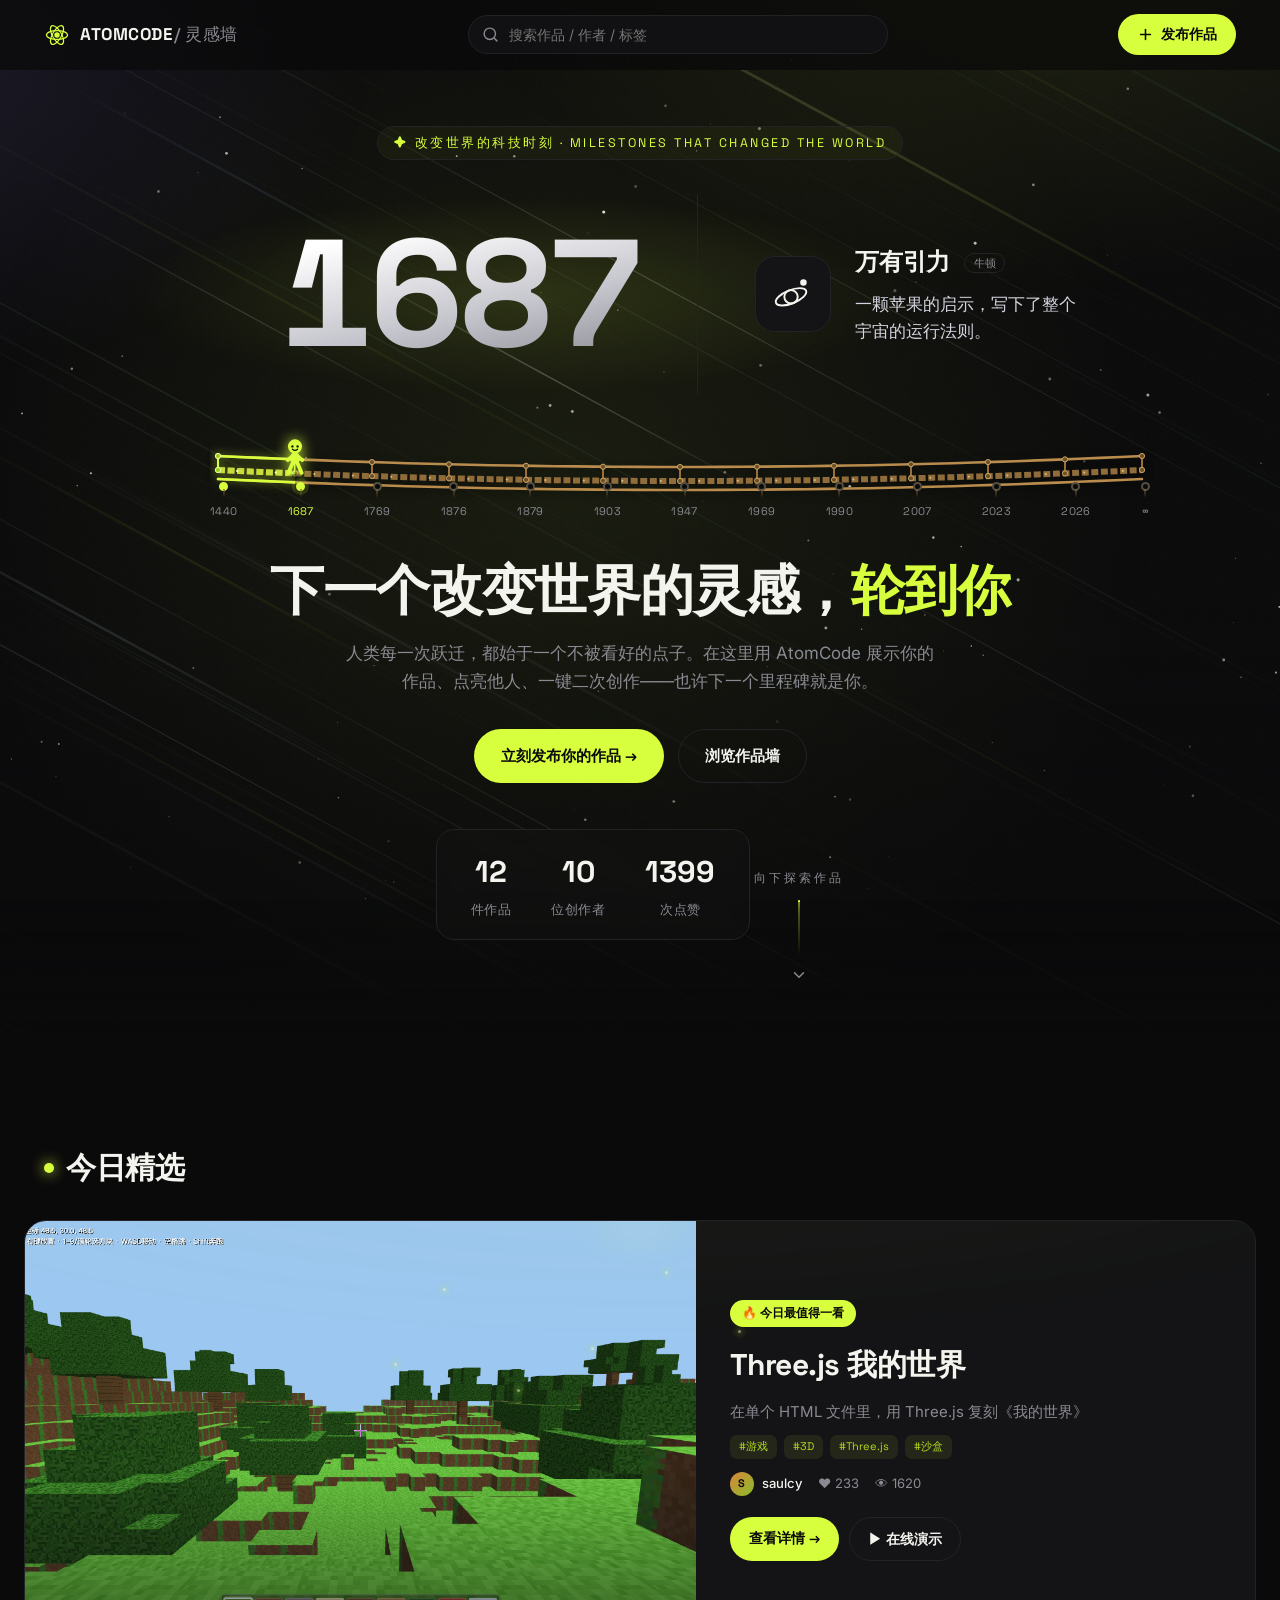
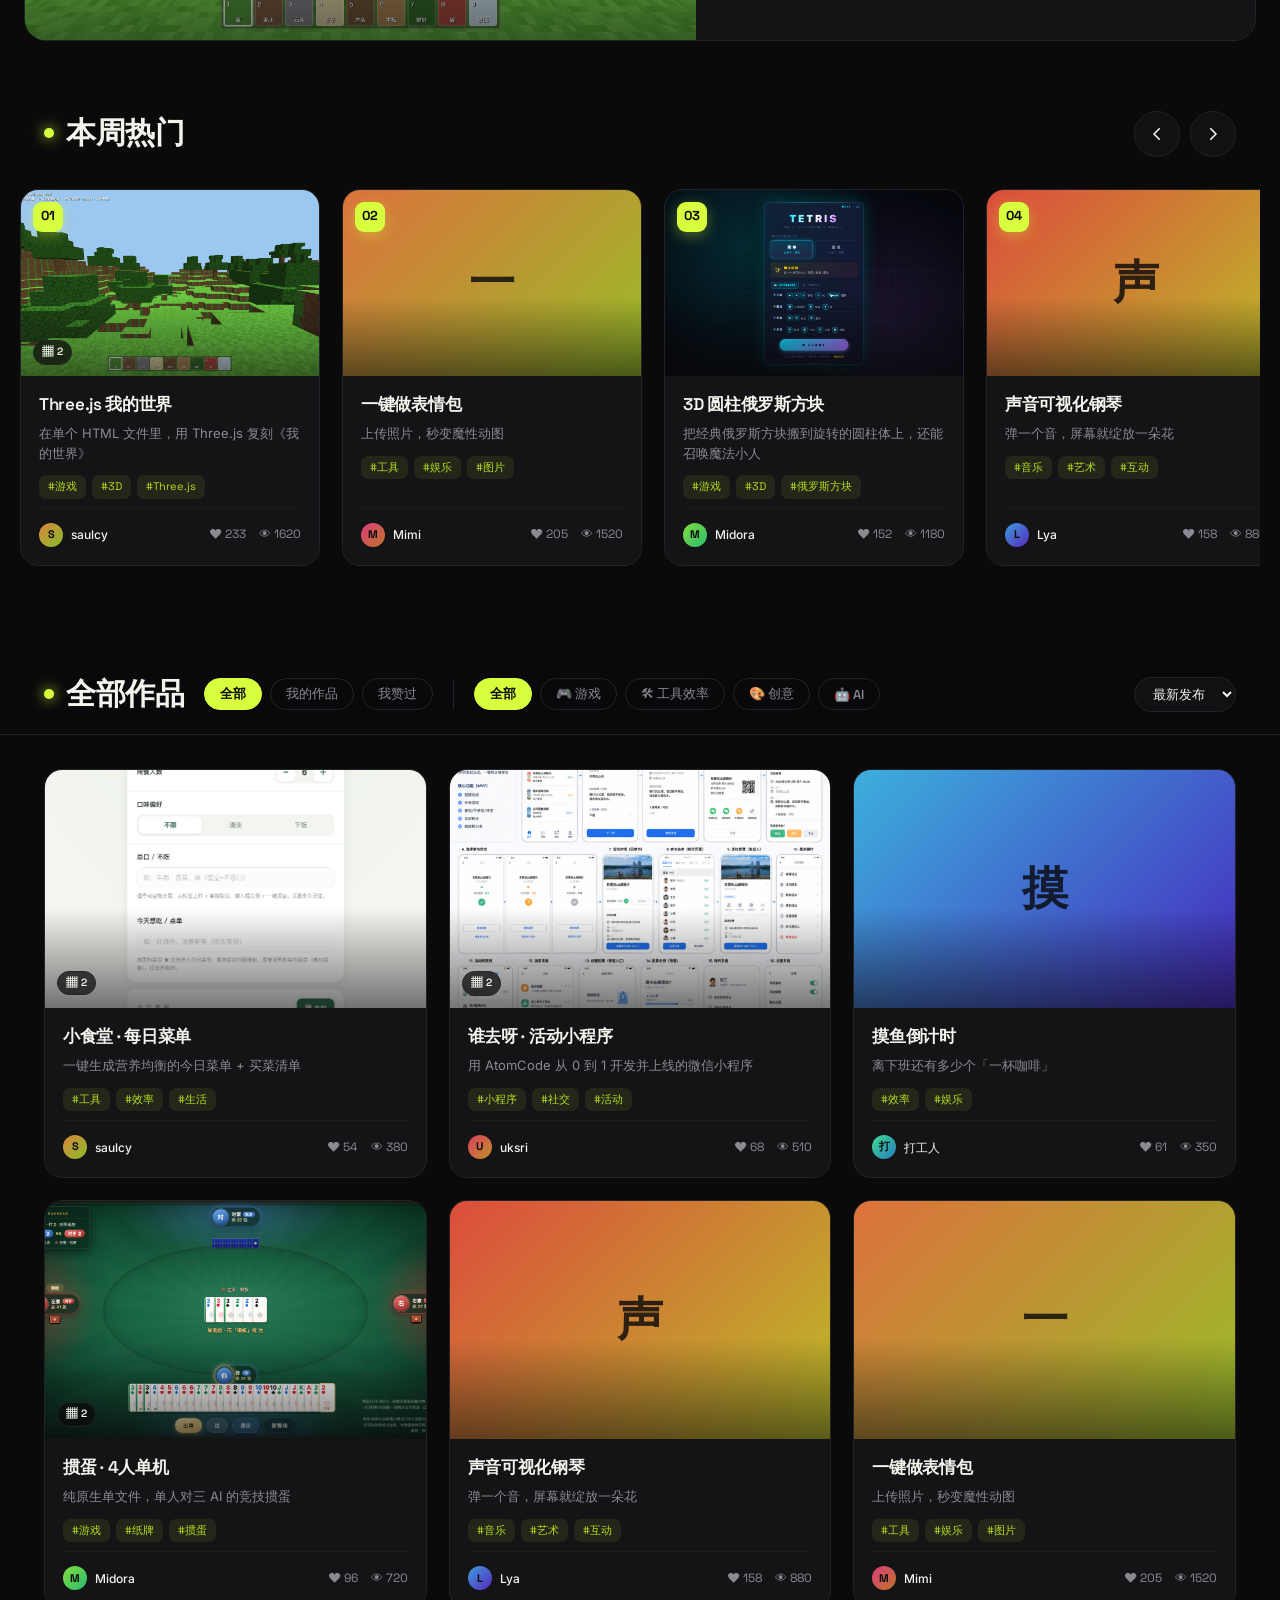
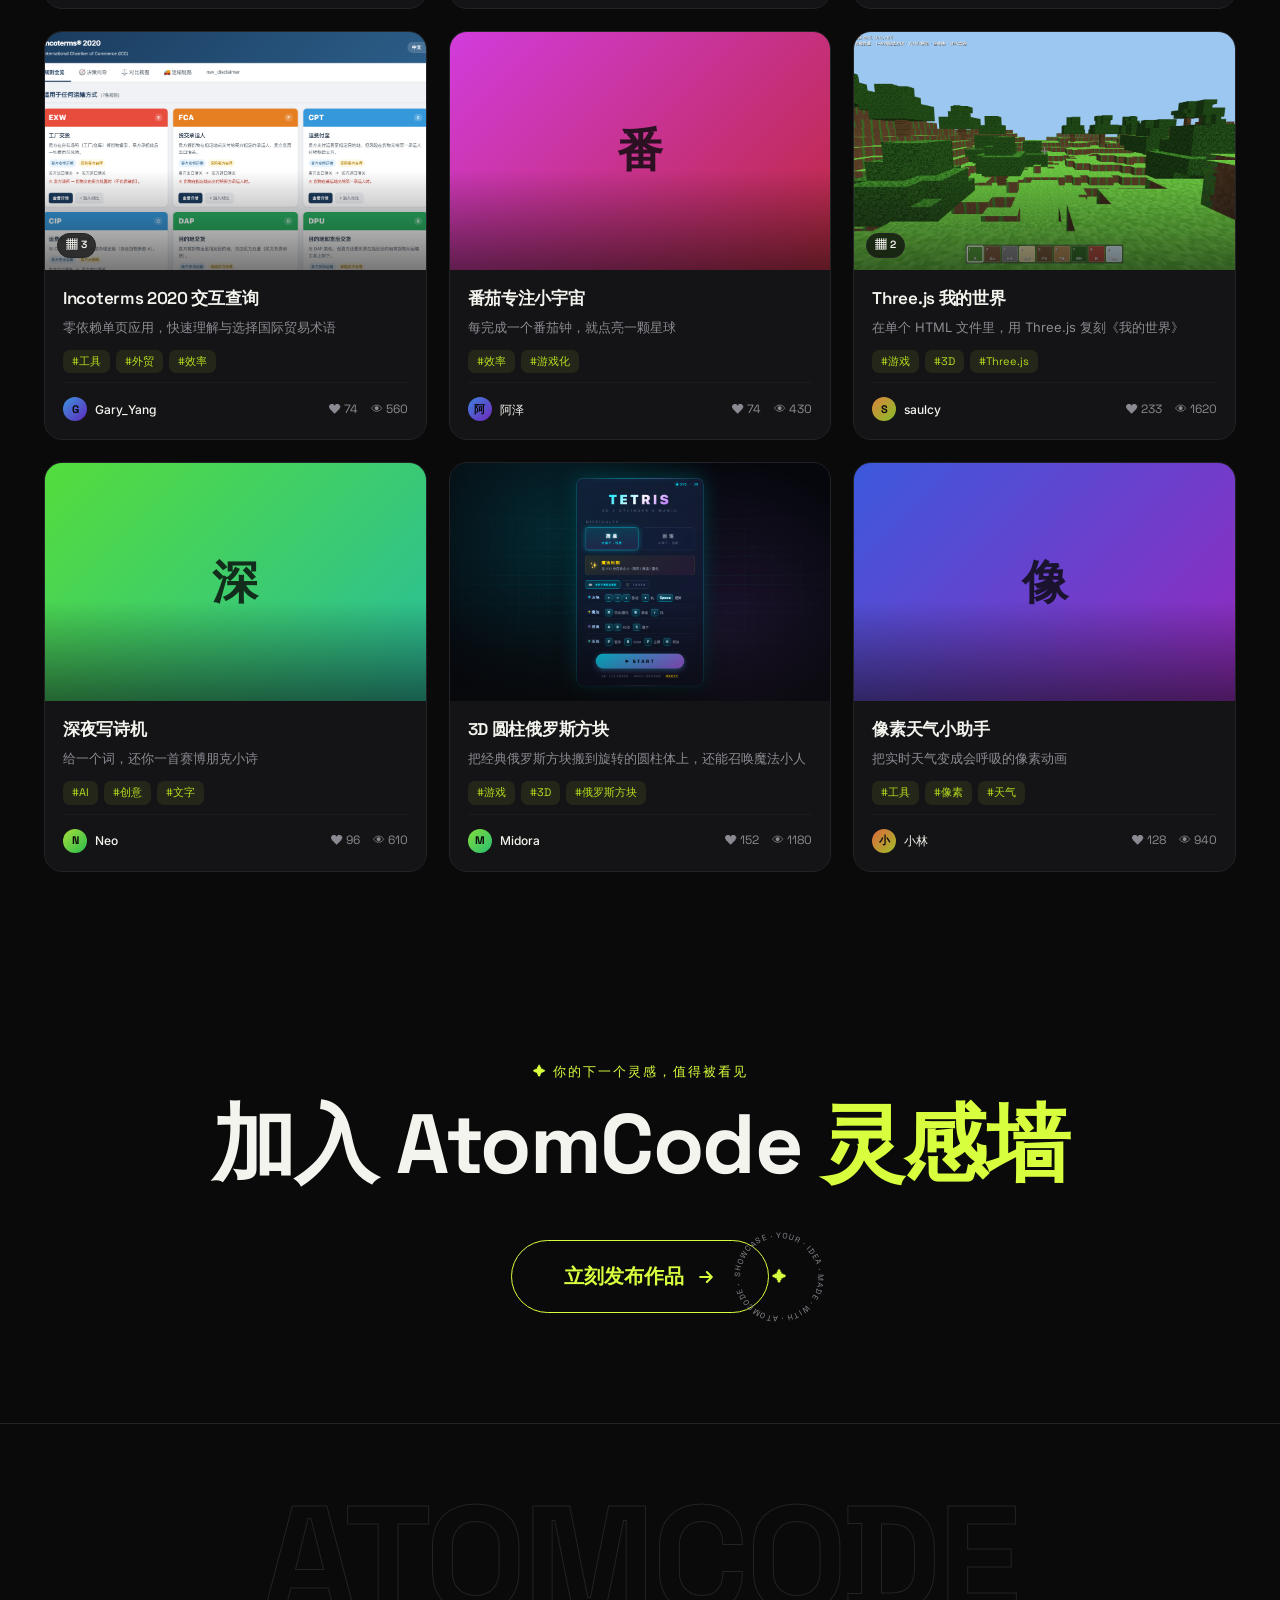
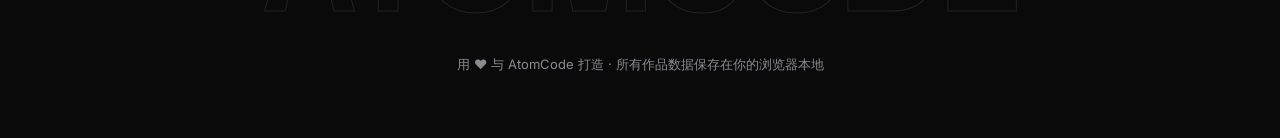
<file: index.html>
<!DOCTYPE html>
<html lang="zh-CN">
<head>
  <meta charset="UTF-8" />
  <meta name="viewport" content="width=device-width, initial-scale=1.0" />
  <title>AtomCode 灵感展示墙</title>
  <meta name="description" content="展示、浏览、互动并二次创作用 AtomCode 打造的应用与有趣程序" />
  <meta name="theme-color" content="#0a0a0b" />
  <link rel="preconnect" href="https://fonts.googleapis.com" />
  <link rel="preconnect" href="https://fonts.gstatic.com" crossorigin />
  <link href="https://fonts.googleapis.com/css2?family=Space+Grotesk:wght@400;500;600;700&family=Inter:wght@400;500;600&display=swap" rel="stylesheet" />
  <link rel="stylesheet" href="styles.css?v=23" />
</head>
<body>
  <!-- 宇宙流星背景 -->
  <canvas id="cosmos" aria-hidden="true"></canvas>
  <div class="grain" aria-hidden="true"></div>

  <!-- 顶部导航 -->
  <header class="topbar" id="topbar">
    <div class="topbar__inner">
      <a class="brand" href="#top" aria-label="AtomCode 首页">
        <span class="brand__logo" aria-hidden="true">
          <svg viewBox="0 0 32 32" width="26" height="26"><circle cx="16" cy="16" r="3.4" fill="currentColor"/><g fill="none" stroke="currentColor" stroke-width="1.5"><ellipse cx="16" cy="16" rx="13" ry="5.5"/><ellipse cx="16" cy="16" rx="13" ry="5.5" transform="rotate(60 16 16)"/><ellipse cx="16" cy="16" rx="13" ry="5.5" transform="rotate(120 16 16)"/></g></svg>
        </span>
        <span class="brand__name">ATOMCODE<em>/ 灵感墙</em></span>
      </a>

      <div class="topbar__search">
        <svg class="topbar__search-icon" viewBox="0 0 24 24" width="17" height="17" aria-hidden="true"><path fill="none" stroke="currentColor" stroke-width="2" stroke-linecap="round" d="M11 19a8 8 0 1 0 0-16 8 8 0 0 0 0 16zm10 2-4.35-4.35"/></svg>
        <input id="searchInput" type="search" placeholder="搜索作品 / 作者 / 标签" autocomplete="off" />
      </div>

      <button class="btn btn--primary" id="openSubmit">
        <svg viewBox="0 0 24 24" width="17" height="17" aria-hidden="true"><path fill="none" stroke="currentColor" stroke-width="2.2" stroke-linecap="round" d="M12 5v14M5 12h14"/></svg>
        发布作品
      </button>
    </div>
  </header>

  <!-- 英雄区：改变世界的科技里程碑（流光氛围） -->
  <section class="hero" id="top">
    <canvas id="heroflow" class="hero__flow" aria-hidden="true"></canvas>
    <div class="hero__inner">
      <span class="hero__eyebrow reveal">✦ 改变世界的科技时刻 · MILESTONES THAT CHANGED THE WORLD</span>

      <div class="mstage reveal" style="--d:.1s" id="mstage">
        <div class="mstage__spot" aria-hidden="true"></div>
        <button class="mstage__nav mstage__nav--prev" id="mPrev" aria-label="上一个里程碑">
          <svg viewBox="0 0 24 24" width="18" height="18"><path fill="none" stroke="currentColor" stroke-width="2.2" stroke-linecap="round" stroke-linejoin="round" d="M15 19l-7-7 7-7"/></svg>
        </button>
        <div class="mstage__year">
          <b id="mYear">—</b>
        </div>
        <div class="mstage__body">
          <div class="mstage__icon" id="mIcon"></div>
          <div class="mstage__text">
            <h3 id="mTitle"></h3>
            <p id="mDesc"></p>
          </div>
        </div>
        <button class="mstage__nav mstage__nav--next" id="mNext" aria-label="下一个里程碑">
          <svg viewBox="0 0 24 24" width="18" height="18"><path fill="none" stroke="currentColor" stroke-width="2.2" stroke-linecap="round" stroke-linejoin="round" d="M9 5l7 7-7 7"/></svg>
        </button>
      </div>

      <div class="timeline reveal" style="--d:.2s" id="timeline">
        <svg class="bridge" id="tlBridge" xmlns="http://www.w3.org/2000/svg" aria-hidden="true"></svg>
        <span class="walker" id="tlWalker" aria-hidden="true">
          <svg class="walker__person" viewBox="0 0 26 34">
            <rect class="walker__body" x="9" y="13" width="8" height="10" rx="4"/>
            <line class="walker__limb walker__arm-b" x1="12" y1="15.5" x2="6.8" y2="19.5"/>
            <line class="walker__limb walker__leg-b" x1="11" y1="22" x2="7.3" y2="30.5"/>
            <line class="walker__limb walker__leg-f" x1="15" y1="22" x2="18.7" y2="30.5"/>
            <line class="walker__limb walker__arm-f" x1="14" y1="15.5" x2="19.2" y2="19.5"/>
            <circle class="walker__head" cx="13" cy="8" r="6"/>
            <circle class="walker__eye" cx="10.8" cy="8" r="1"/>
            <circle class="walker__eye" cx="15.2" cy="8" r="1"/>
            <path class="walker__smile" d="M10.8 10.4 q2.2 1.8 4.4 0"/>
          </svg>
        </span>
        <span class="spaceship" id="tlShip" aria-hidden="true">
          <span class="ship__trail" aria-hidden="true"></span>
          <svg class="ship__svg" viewBox="0 0 60 64">
            <defs>
              <linearGradient id="shipBody" x1="0" y1="0" x2="1" y2="0.7">
                <stop offset="0" stop-color="#f6ffcf"/><stop offset=".4" stop-color="#d8ff3e"/><stop offset="1" stop-color="#82a71a"/>
              </linearGradient>
              <linearGradient id="shipFin" x1="0" y1="0" x2="1" y2="0">
                <stop offset="0" stop-color="#b6e02e"/><stop offset="1" stop-color="#6f9016"/>
              </linearGradient>
            </defs>
            <g transform="rotate(24 30 32)">
              <path class="ship__flame" fill="#ff7a2f" d="M23 45h14l-7 18z"/>
              <path class="ship__flame2" fill="#ffdf8a" d="M26.5 45h7l-3.5 11z"/>
              <path fill="url(#shipFin)" d="M18 30l-9 13 9-4zM42 30l9 13-9-4z"/>
              <path fill="url(#shipBody)" d="M30 2c9 7 12 18 12 29l-4.5 12h-15L18 31C18 20 21 9 30 2z"/>
              <path fill="rgba(0,0,0,.22)" d="M30 4c3.4 5 5 13 5 24l-2.5 13H33z"/>
              <path fill="rgba(255,255,255,.6)" d="M26 8c-3.2 5-4.6 12-4.6 19l3-1.3c0-6.4 1.3-12 4.6-15.5z"/>
              <circle cx="30" cy="24" r="4.8" fill="#0a1a12" stroke="#f6ffcf" stroke-width="1.7"/>
              <circle cx="28.4" cy="22.6" r="1.4" fill="rgba(255,255,255,.7)"/>
            </g>
          </svg>
        </span>
        <div class="timeline__nodes" id="tlNodes"></div>
      </div>

      <h1 class="hero__title reveal" style="--d:.28s">下一个改变世界的灵感，<b class="hl">轮到你</b></h1>
      <p class="hero__sub reveal" style="--d:.36s">
        人类每一次跃迁，都始于一个不被看好的点子。在这里用 AtomCode 展示你的作品、点亮他人、一键二次创作——也许下一个里程碑就是你。
      </p>
      <div class="hero__cta reveal" style="--d:.44s">
        <button class="btn btn--primary btn--lg" id="heroSubmit">立刻发布你的作品 →</button>
        <a class="btn btn--ghost btn--lg" href="#wallSection">浏览作品墙</a>
      </div>
      <div class="hero__stats reveal" id="heroStats" style="--d:.52s"></div>
      <a class="hero__connect reveal" href="#featuredSection" style="--d:.6s" aria-label="向下浏览作品">
        <span class="hero__connect-text">向下探索作品</span>
        <span class="hero__connect-beam"><i></i></span>
        <span class="hero__connect-chevron">
          <svg viewBox="0 0 24 24" width="18" height="18"><path fill="none" stroke="currentColor" stroke-width="2" stroke-linecap="round" stroke-linejoin="round" d="M6 9l6 6 6-6"/></svg>
        </span>
      </a>
    </div>
    <div class="warp-vig" id="warpVig" aria-hidden="true"></div>
  </section>

  <!-- 今日精选（单个聚焦） -->
  <section class="featured" id="featuredSection" hidden>
    <div class="section-head">
      <h2><span class="dot"></span>今日精选</h2>
    </div>
    <div class="spotlight" id="featuredSpot"></div>
  </section>

  <!-- 本周热门 -->
  <section class="hotweek" id="hotSection" hidden>
    <div class="featured__head reveal">
      <div class="section-head section-head--inline">
        <h2><span class="dot"></span>本周热门</h2>
      </div>
      <div class="featured__nav">
        <button class="round-btn" id="hotPrev" aria-label="向左滑动">
          <svg viewBox="0 0 24 24" width="18" height="18"><path fill="none" stroke="currentColor" stroke-width="2.2" stroke-linecap="round" stroke-linejoin="round" d="M15 19l-7-7 7-7"/></svg>
        </button>
        <button class="round-btn" id="hotNext" aria-label="向右滑动">
          <svg viewBox="0 0 24 24" width="18" height="18"><path fill="none" stroke="currentColor" stroke-width="2.2" stroke-linecap="round" stroke-linejoin="round" d="M9 5l7 7-7 7"/></svg>
        </button>
      </div>
    </div>
    <div class="featured__row" id="hotRow"></div>
  </section>

  <!-- 筛选工具条 -->
  <div class="toolbar" id="wallSection">
    <div class="toolbar__inner">
      <div class="section-head section-head--inline">
        <h2><span class="dot"></span>全部作品</h2>
      </div>
      <div class="toolbar__controls">
        <div class="chips chips--scope" id="scopeFilters">
          <button class="chip is-active" data-scope="all">全部</button>
          <button class="chip" data-scope="mine">我的作品</button>
          <button class="chip" data-scope="liked">我赞过</button>
        </div>
        <span class="toolbar__sep" aria-hidden="true"></span>
        <div class="chips" id="tagFilters"></div>
        <label class="sort">
          <select id="sortSelect">
            <option value="new">最新发布</option>
            <option value="hot">最受欢迎</option>
            <option value="views">最多浏览</option>
            <option value="remix">最多衍生</option>
          </select>
        </label>
      </div>
    </div>
  </div>

  <!-- 作品墙 -->
  <main class="wall" id="wall" aria-live="polite"></main>
  <div class="empty" id="emptyState" hidden>
    <p>没有找到匹配的作品。</p>
    <button class="btn btn--ghost" id="clearFilters">清除筛选</button>
  </div>

  <!-- 底部召唤区（借鉴 AdventureX「立刻申请」动效） -->
  <section class="cta" id="ctaSection">
    <div class="cta__inner reveal">
      <p class="cta__eyebrow">✦ 你的下一个灵感，值得被看见</p>
      <h2 class="cta__title">加入 AtomCode <span>灵感墙</span></h2>
      <div class="cta__magnet" id="ctaMagnet">
        <button class="cta__btn" id="ctaSubmit">
          <span class="cta__fill" aria-hidden="true"></span>
          <span class="cta__label">
            <span class="cta__text">立刻发布作品</span>
            <span class="cta__arrow" aria-hidden="true">
              <svg viewBox="0 0 24 24" width="20" height="20"><path fill="none" stroke="currentColor" stroke-width="2.4" stroke-linecap="round" stroke-linejoin="round" d="M5 12h14M13 6l6 6-6 6"/></svg>
            </span>
          </span>
        </button>
        <span class="cta__badge" aria-hidden="true">
          <svg viewBox="0 0 120 120" width="112" height="112">
            <defs><path id="circlePath" d="M60,60 m-42,0 a42,42 0 1,1 84,0 a42,42 0 1,1 -84,0" /></defs>
            <text class="cta__badge-text"><textPath href="#circlePath" startOffset="0%">SHOWCASE · YOUR · IDEA · MADE · WITH · ATOMCODE · </textPath></text>
          </svg>
          <span class="cta__badge-dot">✦</span>
        </span>
      </div>
    </div>
  </section>

  <footer class="footer">
    <div class="footer__big">ATOMCODE</div>
    <p>用 ❤️ 与 AtomCode 打造 · 所有作品数据保存在你的浏览器本地</p>
  </footer>

  <!-- 发布 / 二次创作 弹窗 -->
  <div class="modal" id="submitModal" hidden>
    <div class="modal__backdrop" data-close></div>
    <div class="modal__panel" role="dialog" aria-modal="true" aria-labelledby="modalTitle">
      <div class="modal__head">
        <h2 id="modalTitle">发布你的作品</h2>
        <button class="modal__close" data-close aria-label="关闭">✕</button>
      </div>
      <div class="remix-banner" id="remixBanner" hidden>
        🔀 你正在二次创作 <strong id="remixSource"></strong>，来源将被自动记录。
      </div>
      <form id="submitForm" class="form">
        <label class="field">
          <span>作品名称 <i>*</i></span>
          <input name="title" type="text" maxlength="60" required placeholder="例如：像素天气小助手" />
        </label>
        <label class="field">
          <span>一句话简介 <i>*</i></span>
          <input name="tagline" type="text" maxlength="100" required placeholder="它是做什么的？有什么好玩的？" />
        </label>
        <label class="field">
          <span>详细介绍</span>
          <textarea name="description" rows="4" maxlength="800" placeholder="灵感来源、实现思路、使用方法…"></textarea>
        </label>
        <div class="field-row">
          <label class="field">
            <span>作者昵称 <i>*</i></span>
            <input name="author" type="text" maxlength="30" required placeholder="你的名字" />
          </label>
          <label class="field">
            <span>体验链接</span>
            <input name="link" type="url" placeholder="https://…" />
          </label>
        </div>
        <label class="field">
          <span>封面图</span>
          <div class="upload" id="uploadZone">
            <input type="file" id="coverInput" accept="image/*" hidden />
            <div class="upload__preview" id="coverPreview" hidden><img alt="封面预览" /></div>
            <div class="upload__hint" id="uploadHint">
              点击上传截图，或留空使用自动生成的封面
            </div>
          </div>
        </label>
        <label class="field">
          <span>标签</span>
          <input name="tags" type="text" placeholder="用逗号分隔，如：工具, 游戏, AI" />
        </label>
        <div class="form__actions">
          <button type="button" class="btn btn--ghost" data-close>取消</button>
          <button type="submit" class="btn btn--primary" id="submitBtn">发布到展示墙</button>
        </div>
      </form>
    </div>
  </div>

  <!-- 详情弹窗 -->
  <div class="modal" id="detailModal" hidden>
    <div class="modal__backdrop" data-close></div>
    <div class="modal__panel modal__panel--wide" role="dialog" aria-modal="true">
      <button class="modal__close" data-close aria-label="关闭">✕</button>
      <div id="detailBody"></div>
    </div>
  </div>

  <div class="toast" id="toast" hidden></div>

  <script src="app.js?v=23"></script>
</body>
</html>
</file>
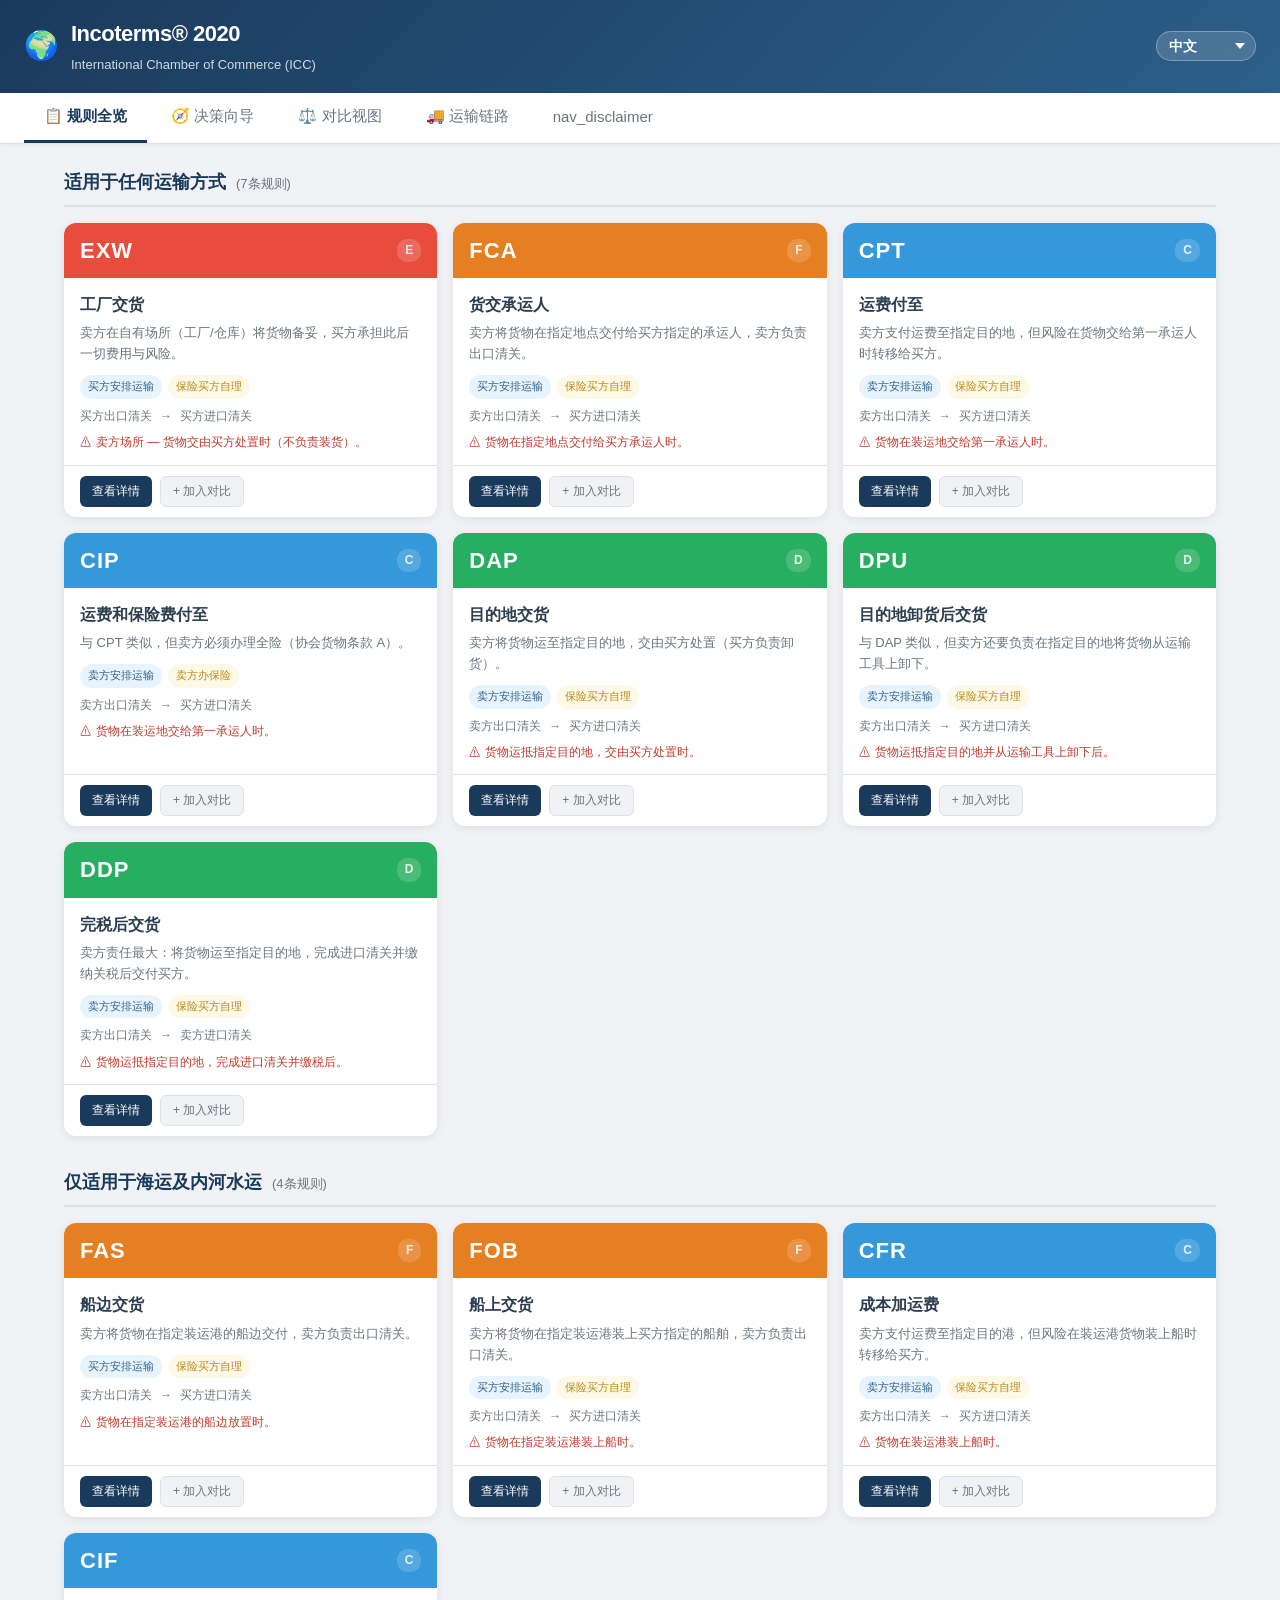
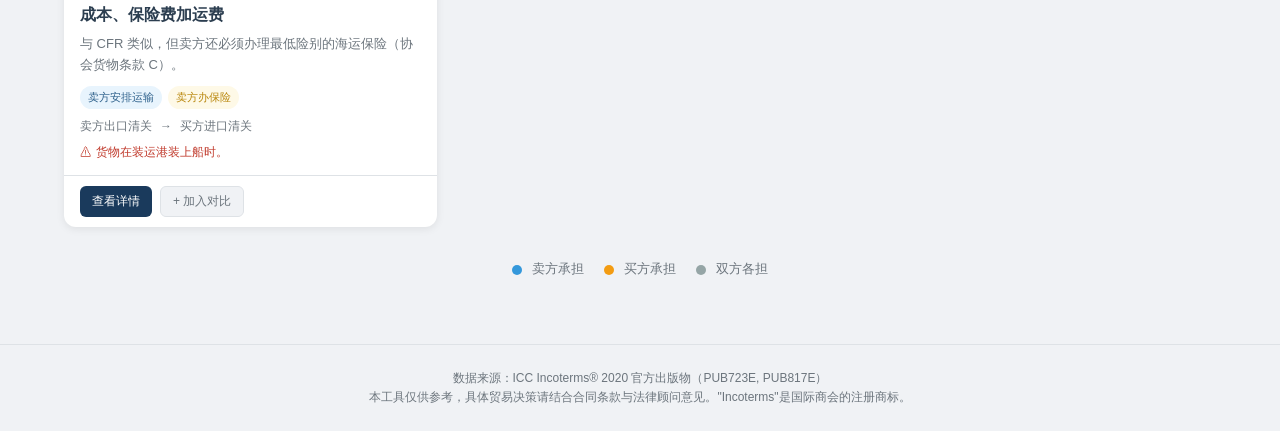
<file: demos/incoterms/index.html>
<!DOCTYPE html>
<html lang="zh-CN">
<head>
  <meta charset="UTF-8">
  <meta name="viewport" content="width=device-width, initial-scale=1.0">
  <title>Incoterms® 2020 — 国际贸易术语交互式参考工具</title>
  <meta name="description" content="Incoterms® 2020 国际贸易术语交互式查询工具：11条规则全览、决策向导、对比视图、运输链路可视化。帮助贸易公司快速选择适合的贸易术语。">
  <link rel="stylesheet" href="css/style.css">
</head>
<body>

  <!-- ===================== Header ===================== -->
  <header class="site-header">
    <div class="header-left">
      <span class="header-logo">🌍</span>
      <div class="header-title">
        <h1>Incoterms® 2020</h1>
        <span>International Chamber of Commerce (ICC)</span>
      </div>
    </div>
    <div class="header-right">
      <select id="lang-select" title="Switch Language">
        <option value="zh">中文</option>
        <option value="en">English</option>
        <option value="es">Español</option>
        <option value="fr">Français</option>
        <option value="de">Deutsch</option>
        <option value="ja">日本語</option>
      </select>
    </div>
  </header>

  <!-- ===================== Navigation Tabs ===================== -->
  <nav class="nav-bar">
    <button class="nav-tab active" data-tab="overview">📋 规则全览</button>
    <button class="nav-tab" data-tab="wizard">🧭 决策向导</button>
    <button class="nav-tab" data-tab="compare">⚖️ 对比视图</button>
    <button class="nav-tab" data-tab="transport">🚚 运输链路</button>
    <button class="nav-tab nav-tab-right" data-tab="disclaimer">📜 声明</button>
  </nav>

  <!-- ===================== Main Content ===================== -->
  <main>

    <!-- 1. 规则全览 -->
    <section id="section-overview" class="section active">
      <div id="overview-grid"></div>

      <!-- Detail Panel (modal) -->
      <div id="detail-panel" class="detail-panel">
        <div class="detail-panel-inner">
          <button id="detail-close" class="detail-close" title="关闭">✕</button>
          <div id="detail-content"></div>
        </div>
      </div>
    </section>

    <!-- 2. 决策向导 -->
    <section id="section-wizard" class="section">
      <div id="wizard-content"></div>
    </section>

    <!-- 3. 对比视图 -->
    <section id="section-compare" class="section">
      <div id="compare-content"></div>
    </section>

    <!-- 4. 运输链路 -->
    <section id="section-transport" class="section">
      <div id="transport-content"></div>
    </section>

    <!-- 5. 声明 -->
    <section id="section-disclaimer" class="section">
      <div class="disclaimer-container">
        <div class="disclaimer-card">
          <h2 id="disclaimer-title"></h2>
          <div class="disclaimer-version" id="disclaimer-version"></div>
          <hr>
          <div class="disclaimer-section">
            <h3 id="disclaimer-source-heading"></h3>
            <p id="disclaimer-source-text"></p>
          </div>
          <div class="disclaimer-section">
            <h3 id="disclaimer-notice-heading"></h3>
            <p id="disclaimer-notice-text"></p>
          </div>
          <hr>
          <div class="disclaimer-section">
            <h3 id="disclaimer-author-heading"></h3>
            <p>Gary Yang &lt;garyyangcn@icloud.com&gt;</p>
            <p>Co-Authored-By: AtomCode (deepseek-v4-pro) &lt;noreply@atomgit.com&gt;</p>
          </div>
        </div>
      </div>
    </section>

  </main>

  <!-- ===================== Footer ===================== -->
  <footer class="site-footer">
    <p id="footer-source"></p>
    <p id="footer-disclaimer"></p>
  </footer>

  <!-- ===================== Scripts ===================== -->
  <script src="js/i18n.js"></script>
  <script src="js/data.js"></script>
  <script src="js/wizard.js"></script>
  <script src="js/app.js"></script>
</body>
</html>
</file>
<file: styles.css>
:root {
  --bg: #0a0a0b;
  --bg-soft: #111113;
  --card: #141416;
  --border: #232327;
  --border-soft: #1b1b1e;
  --text: #f4f4ef;
  --muted: #8a8a92;
  --lime: #d8ff3e;      /* 点睛主色 */
  --lime-dim: #b6dd1f;
  --meteor: #ff6a3d;    /* 流星暖色 */
  --violet: #9d8bff;
  --radius: 18px;
  --shadow: 0 20px 60px rgba(0,0,0,.55);
  --font-display: "Space Grotesk", -apple-system, "PingFang SC", sans-serif;
  --font-body: "Inter", -apple-system, "PingFang SC", "Microsoft YaHei", sans-serif;
  --ease: cubic-bezier(.22,.61,.36,1);
}

* { box-sizing: border-box; }
html { scroll-behavior: smooth; }
html, body { margin: 0; padding: 0; }
body {
  font-family: var(--font-body);
  background: var(--bg);
  color: var(--text);
  line-height: 1.6;
  min-height: 100vh;
  overflow-x: hidden;
  -webkit-font-smoothing: antialiased;
  -moz-osx-font-smoothing: grayscale;
}
body::-webkit-scrollbar { width: 11px; }
body::-webkit-scrollbar-track { background: var(--bg); }
body::-webkit-scrollbar-thumb { background: var(--border); border-radius: 6px; border: 3px solid var(--bg); }
body::-webkit-scrollbar-thumb:hover { background: #34343a; }
a { color: inherit; text-decoration: none; }
img { max-width: 100%; display: block; }
::selection { background: var(--lime); color: #0a0a0b; }

/* 宇宙背景画布 */
#cosmos { position: fixed; inset: 0; z-index: -2; width: 100%; height: 100%; }
body::before {
  content: ""; position: fixed; inset: 0; z-index: -2; pointer-events: none;
  background:
    radial-gradient(1000px 620px at 82% -8%, rgba(216,255,62,.10), transparent 60%),
    radial-gradient(820px 560px at -6% 8%, rgba(157,139,255,.10), transparent 55%);
}
.grain {
  position: fixed; inset: 0; z-index: -1; pointer-events: none; opacity: .035;
  background-image: url("data:image/svg+xml,%3Csvg xmlns='http://www.w3.org/2000/svg' width='120' height='120'%3E%3Cfilter id='n'%3E%3CfeTurbulence type='fractalNoise' baseFrequency='.9' numOctaves='3'/%3E%3C/filter%3E%3Crect width='100%25' height='100%25' filter='url(%23n)'/%3E%3C/svg%3E");
}

/* ---------- Buttons ---------- */
.btn {
  display: inline-flex; align-items: center; gap: 7px;
  border: 1px solid transparent; border-radius: 999px;
  padding: 10px 18px; font-size: 14px; font-weight: 600;
  cursor: pointer; transition: .2s var(--ease); font-family: var(--font-display);
  background: transparent; color: var(--text); white-space: nowrap;
}
.btn--lg { padding: 14px 26px; font-size: 15px; }
.btn--primary { background: var(--lime); color: #0a0a0b; }
.btn--primary:hover { transform: translateY(-2px); box-shadow: 0 10px 26px rgba(216,255,62,.32); filter: brightness(1.04); }
.btn--ghost { border-color: var(--border); color: var(--text); }
.btn--ghost:hover { border-color: var(--lime); color: var(--lime); transform: translateY(-2px); }
.btn--danger { border-color: rgba(255,106,61,.4); color: var(--meteor); }
.btn--danger:hover { border-color: var(--meteor); color: var(--meteor); background: rgba(255,106,61,.08); transform: translateY(-2px); }

/* ---------- Topbar ---------- */
.topbar {
  position: sticky; top: 0; z-index: 40;
  background: rgba(10,10,11,.72); backdrop-filter: blur(16px);
  border-bottom: 1px solid transparent; transition: .3s var(--ease);
}
.topbar.is-stuck { border-bottom-color: var(--border); background: rgba(10,10,11,.9); }
.topbar__inner { max-width: 1240px; margin: 0 auto; padding: 14px 24px; display: flex; align-items: center; gap: 18px; }
.brand { display: flex; align-items: center; gap: 10px; font-family: var(--font-display); font-weight: 700; font-size: 17px; letter-spacing: .5px; }
.brand__logo { color: var(--lime); display: grid; place-items: center; }
.brand__name em { color: var(--muted); font-style: normal; font-weight: 500; margin-left: 2px; }
.topbar__search { flex: 1; max-width: 420px; position: relative; margin: 0 auto; display: flex; align-items: center; }
.topbar__search-icon { position: absolute; left: 14px; color: var(--muted); pointer-events: none; }
.topbar__search input {
  width: 100%; background: var(--bg-soft); border: 1px solid var(--border);
  border-radius: 999px; padding: 10px 14px 10px 40px; color: var(--text);
  font-size: 14px; font-family: var(--font-body);
}
.topbar__search input:focus { outline: none; border-color: var(--lime); }

/* ---------- Hero ---------- */
.hero { position: relative; padding: 56px 24px 64px; min-height: calc(100vh - 66px); display: flex; align-items: center; overflow: hidden; }
.hero__flow { position: absolute; inset: 0; width: 100%; height: 100%; z-index: 0; pointer-events: none; }
/* warp 时的边缘径向速度模糊 + 暗角（速度隧道感） */
.warp-vig {
  position: absolute; inset: 0; z-index: 6; pointer-events: none; opacity: var(--warp, 0);
  background: radial-gradient(125% 92% at 50% 45%, transparent 58%, rgba(10,10,11,.4) 100%);
  -webkit-mask: radial-gradient(125% 92% at 50% 45%, transparent 52%, #000 90%);
          mask: radial-gradient(125% 92% at 50% 45%, transparent 52%, #000 90%);
  -webkit-backdrop-filter: blur(calc(var(--warp, 0) * 4px));
          backdrop-filter: blur(calc(var(--warp, 0) * 4px));
}
.hero::after { content: ""; position: absolute; inset: 0; z-index: 0; pointer-events: none; background: linear-gradient(to bottom, transparent 55%, rgba(10,10,11,.5) 85%, var(--bg) 100%); }
.hero__inner { position: relative; z-index: 1; max-width: 860px; margin: 0 auto; text-align: center; width: 100%; }
.hero__scroll { z-index: 1; }
.hero__eyebrow { display: inline-block; font-family: var(--font-display); font-size: 12.5px; letter-spacing: 2.5px; color: var(--lime); border: 1px solid var(--border); border-radius: 999px; padding: 6px 16px; margin-bottom: 10px; background: rgba(216,255,62,.04); }

/* 里程碑主舞台 */
.mstage {
  position: relative; display: flex; align-items: center; justify-content: center; gap: clamp(24px, 4.5vw, 60px);
  width: min(940px, 94vw); margin: 24px auto 0; min-height: 200px; text-align: left;
}
.mstage__spot {
  position: absolute; inset: -20% -10%; z-index: -1; pointer-events: none; opacity: 0;
  background: radial-gradient(closest-side, rgba(216,255,62,.12), transparent 72%);
  transition: opacity .7s var(--ease); transform: translateX(-14%);
}
.mstage.is-active-spot .mstage__spot { opacity: 1; }
.mstage.is-now .mstage__spot { background: radial-gradient(closest-side, rgba(216,255,62,.2), transparent 72%); }

.mstage__year { position: relative; flex-shrink: 0; }
.mstage__idx { position: absolute; top: 8px; left: 5px; font-family: var(--font-display); font-size: 12px; letter-spacing: 2.5px; color: var(--muted); }
.mstage__year b {
  display: block; font-family: var(--font-display); font-weight: 700;
  font-size: clamp(66px, 13vw, 152px); line-height: .84; letter-spacing: -4px;
  font-variant-numeric: tabular-nums;
  background: linear-gradient(168deg, #ffffff 12%, #c4c4cc 62%, #8f8f98 100%);
  -webkit-background-clip: text; background-clip: text; color: transparent;
}
.mstage.is-now .mstage__year b { background: linear-gradient(168deg, #f4ffca 6%, var(--lime) 58%, #a6d418 100%); -webkit-background-clip: text; background-clip: text; }

.mstage__body { display: flex; align-items: center; gap: 24px; max-width: 384px; padding-left: clamp(24px, 4.5vw, 60px); border-left: 1px solid var(--border); align-self: stretch; }
.mstage__icon {
  position: relative; overflow: hidden; flex-shrink: 0; width: 76px; height: 76px; color: var(--text);
  display: grid; place-items: center; background: var(--card); border: 1px solid var(--border);
  border-radius: 20px; transition: color .4s var(--ease), border-color .4s var(--ease), box-shadow .4s var(--ease);
}
.mstage__icon svg { width: 62%; height: 62%; }
.mstage.is-now .mstage__icon { color: var(--lime); border-color: rgba(216,255,62,.55); box-shadow: 0 0 0 4px rgba(216,255,62,.08), 0 14px 34px rgba(0,0,0,.4); }
/* 扫光 */
.mstage__icon::after {
  content: ""; position: absolute; top: 0; left: -120%; width: 60%; height: 100%;
  background: linear-gradient(100deg, transparent, rgba(255,255,255,.18), transparent); transform: skewX(-18deg);
}
.mstage.swap .mstage__icon::after { animation: iconShine .8s var(--ease) .1s; }
@keyframes iconShine { from { left: -120%; } to { left: 160%; } }

.mstage__text h3 { font-family: var(--font-display); font-size: clamp(19px, 2.4vw, 24px); font-weight: 600; margin: 0; letter-spacing: -.3px; }
.mstage__place { font-family: var(--font-display); font-size: 11px; font-weight: 500; color: var(--muted); border: 1px solid var(--border); border-radius: 999px; padding: 2px 9px; margin-left: 8px; vertical-align: middle; white-space: nowrap; }
.mstage__text p { color: #d3d4de; font-size: clamp(15px, 1.7vw, 17px); font-weight: 500; margin: 10px 0 0; line-height: 1.6; }

/* 切换动画：淡入 + 微升 + 去模糊（克制顺滑） */
.mstage.swap .mstage__idx { animation: swapIn .8s var(--ease); }
.mstage.swap .mstage__year b { animation: swapIn 1s var(--ease); }
.mstage.swap .mstage__body { animation: swapIn 1s var(--ease) .12s both; }
@keyframes swapIn { from { opacity: 0; transform: translateY(11px); filter: blur(7px); } to { opacity: 1; transform: none; filter: blur(0); } }

/* 左右箭头 */
.mstage__nav {
  position: absolute; top: 50%; transform: translateY(-50%); z-index: 2;
  width: 42px; height: 42px; border-radius: 50%; border: 1px solid var(--border);
  background: rgba(20,20,22,.5); backdrop-filter: blur(8px); color: var(--muted);
  display: grid; place-items: center; cursor: pointer; opacity: 0; transition: .25s var(--ease);
}
.mstage:hover .mstage__nav { opacity: 1; }
.mstage__nav:hover { color: var(--lime); border-color: var(--lime); background: var(--bg-soft); }
.mstage__nav--prev { left: -6px; }
.mstage__nav--next { right: -6px; }

/* 时间轴 / 独木桥 · 行走的小人 */
.timeline { position: relative; width: min(940px, 94vw); margin: 52px auto 0; }
/* 独木桥（木板） */
/* 绳索吊桥（SVG，带自然下垂的 catenary 弧线） */
.bridge { display: block; width: 100%; height: 48px; overflow: visible; }
.b-rope { fill: none; stroke: #b98c4e; stroke-width: 2.6; stroke-linecap: round; }
.b-deck { fill: none; stroke: #8f6c39; stroke-width: 6; stroke-linecap: butt; stroke-dasharray: 7 2.6; }
.b-posts line { stroke: #9a7038; stroke-width: 2; stroke-linecap: round; }
.b-knot { fill: #6a4f28; stroke: #cba463; stroke-width: 1; }
.b-rivet { fill: #ecce8f; opacity: .8; }
.bridge-wood { filter: drop-shadow(0 3px 4px rgba(0,0,0,.5)); }
.bridge-lit .b-rope { stroke: var(--lime); }
.bridge-lit .b-deck { stroke: rgba(216,255,62,.72); }
.bridge-lit .b-posts line { stroke: var(--lime); }
.bridge-lit .b-knot { fill: #9bcc1e; stroke: #eaffa0; }
.bridge-lit .b-rivet { fill: #f2ffca; opacity: 1; }
.bridge-lit { filter: drop-shadow(0 0 5px rgba(216,255,62,.6)); }

/* 桥上的小人（left/top 由 JS 沿桥面曲线定位） */
.walker {
  position: absolute; left: 0; top: 0; width: 32px; height: 40px; color: var(--lime);
  pointer-events: none; z-index: 3; filter: drop-shadow(0 0 7px rgba(216,255,62,.9));
  transform: translate(-50%, var(--lift, 0px)) scale(var(--sc, 1));
}
/* 落在桥面的影子 */
.walker::before { content: ""; position: absolute; left: 50%; bottom: -3px; width: 22px; height: 6px; transform: translateX(-50%); border-radius: 50%; background: radial-gradient(circle, rgba(0,0,0,.55), transparent 70%); opacity: var(--sho, 1); transition: opacity .3s; }
.walker svg { width: 100%; height: 100%; overflow: visible; display: block; }
.walker__head, .walker__body { fill: currentColor; }
.walker__limb { stroke: currentColor; stroke-width: 3.2; stroke-linecap: round; fill: none; }
.walker__eye { fill: #0a1400; }
.walker__smile { fill: none; stroke: #0a1400; stroke-width: 1; stroke-linecap: round; }
.walker__limb { transform-box: fill-box; transform-origin: top center; }
/* 立体飞船（只在走过 2026 时出现；left/top 由 JS 定位） */
.spaceship { position: absolute; left: 0; top: 0; width: 46px; height: 50px; z-index: 4; display: none; pointer-events: none; transform: translate(-50%, 0) scale(1); transform-origin: 50% 88%; filter: drop-shadow(0 0 10px rgba(216,255,62,.75)); }
.spaceship .ship__svg { position: relative; width: 100%; height: 100%; overflow: visible; display: block; z-index: 1; }
.ship__flame, .ship__flame2 { transform-box: fill-box; transform-origin: top center; animation: flame .1s linear infinite; }
.ship__flame2 { animation-duration: .14s; }
@keyframes flame { 0%,100% { transform: scaleY(1) scaleX(1); opacity: 1; } 50% { transform: scaleY(.5) scaleX(1.3); opacity: .78; } }
/* 星际拖尾（升空时出现，长度由 JS 控制 --trail；更长更亮） */
.ship__trail {
  position: absolute; left: 50%; top: 58%; width: 9px; height: var(--trail, 0px);
  transform: translate(-50%, 0) rotate(24deg); transform-origin: top center;
  background: linear-gradient(180deg, #fbffe4 0%, rgba(216,255,62,.95) 20%, rgba(140,255,214,.55) 55%, rgba(216,255,62,0) 100%);
  border-radius: 8px; opacity: 0; filter: blur(.6px) drop-shadow(0 0 8px rgba(216,255,62,.8));
}
.spaceship.is-launch .ship__trail { opacity: 1; }

/* 升空冲击波光环（"轰"，双环） */
.shockwave {
  position: absolute; left: 0; top: 0; width: 16px; height: 16px; z-index: 5; pointer-events: none;
  border-radius: 50%; border: 2.5px solid rgba(216,255,62,.95);
  box-shadow: 0 0 16px rgba(216,255,62,.8), inset 0 0 8px rgba(216,255,62,.6);
  animation: shock .62s cubic-bezier(.15,.6,.3,1) forwards;
}
.shockwave:not(.shockwave--2)::before {
  content: ""; position: absolute; inset: -8px; border-radius: 50%;
  background: radial-gradient(circle, rgba(252,255,224,.95), rgba(216,255,62,.35) 45%, transparent 72%);
  animation: shockFlash .34s ease-out forwards;
}
.shockwave--2 { border-color: rgba(140,255,214,.7); box-shadow: 0 0 14px rgba(140,255,214,.6); animation: shock2 .82s cubic-bezier(.15,.6,.3,1) .09s forwards; }
@keyframes shock { 0% { transform: translate(-50%,-50%) scale(.2); opacity: 1; border-width: 3px; } 100% { transform: translate(-50%,-50%) scale(9); opacity: 0; border-width: .5px; } }
@keyframes shock2 { 0% { transform: translate(-50%,-50%) scale(.3); opacity: 0; border-width: 2.5px; } 14% { opacity: .85; } 100% { transform: translate(-50%,-50%) scale(14); opacity: 0; border-width: .4px; } }
@keyframes shockFlash { 0% { opacity: .95; transform: scale(.4); } 100% { opacity: 0; transform: scale(2.4); } }

/* 星尘粒子（升空时从尾部喷出） */
.stardust {
  position: absolute; z-index: 3; width: 3px; height: 3px; border-radius: 50%;
  background: radial-gradient(circle, #fbffe6, rgba(216,255,62,.7) 55%, transparent 72%);
  pointer-events: none; will-change: transform, opacity; animation: dust var(--dur, .7s) linear forwards;
}
@keyframes dust {
  from { opacity: 1; transform: translate(0, 0) scale(1); }
  to { opacity: 0; transform: translate(var(--dx, 0px), var(--dy, 14px)) scale(.3); }
}

/* —— 动作：走 / 跳舞 / 旋转 / 后空翻 / 挥手 / 飞吻 / 瘫坐 / 比心 —— */
.walker.move-walk svg { animation: walkBob .52s ease-in-out infinite; }
.walker.move-walk .walker__leg-f, .walker.move-walk .walker__arm-b { animation: swingA .52s ease-in-out infinite; }
.walker.move-walk .walker__leg-b, .walker.move-walk .walker__arm-f { animation: swingB .52s ease-in-out infinite; }

.walker.move-dance svg { animation: danceSway .56s ease-in-out infinite; }
.walker.move-dance .walker__arm-f { animation: danceArmA .56s ease-in-out infinite; }
.walker.move-dance .walker__arm-b { animation: danceArmB .56s ease-in-out infinite; }
.walker.move-dance .walker__leg-f { animation: swingA .56s ease-in-out infinite; }
.walker.move-dance .walker__leg-b { animation: swingB .56s ease-in-out infinite; }

.walker.move-spin svg { animation: spinY .7s linear infinite; }
.walker.move-flip svg { animation: flip1 .85s ease-in-out infinite; }

/* 挥手：幅度加大（大臂高举 + 大幅摆动 + 身体摆动） */
.walker.move-wave svg { animation: waveBob .9s ease-in-out infinite; }
.walker.move-wave .walker__arm-f { animation: waveArm .5s ease-in-out infinite; }

/* 飞吻 */
.walker.move-kiss svg { animation: kissBob .8s ease-in-out infinite; }
.walker.move-kiss .walker__arm-f { animation: kissArm .8s ease-in-out infinite; }

/* 瘫坐 */
.walker.move-sit svg { animation: sitDown .9s ease-in-out infinite; }
.walker.move-sit .walker__leg-f { animation: sitLegF .9s ease-in-out infinite; }
.walker.move-sit .walker__leg-b { animation: sitLegB .9s ease-in-out infinite; }
.walker.move-sit .walker__arm-f, .walker.move-sit .walker__arm-b { animation: sitArm .9s ease-in-out infinite; }

/* 比心：双臂高举过头 */
.walker.move-heart svg { animation: heartPulse .7s ease-in-out infinite; }
.walker.move-heart .walker__arm-f { transform: rotate(-158deg); }
.walker.move-heart .walker__arm-b { transform: rotate(158deg); }

@keyframes walkBob { 0%,100% { transform: translateY(0); } 50% { transform: translateY(-1.6px); } }
@keyframes swingA { 0%,100% { transform: rotate(20deg); } 50% { transform: rotate(-20deg); } }
@keyframes swingB { 0%,100% { transform: rotate(-20deg); } 50% { transform: rotate(20deg); } }
@keyframes danceSway { 0%,100% { transform: rotate(-9deg) translateY(0); } 50% { transform: rotate(9deg) translateY(-2px); } }
@keyframes danceArmA { 0%,100% { transform: rotate(-118deg); } 50% { transform: rotate(-152deg); } }
@keyframes danceArmB { 0%,100% { transform: rotate(118deg); } 50% { transform: rotate(152deg); } }
@keyframes spinY { from { transform: perspective(90px) rotateY(0); } to { transform: perspective(90px) rotateY(360deg); } }
@keyframes flip1 {
  0% { transform: translateY(0) rotate(0); }
  30% { transform: translateY(-11px) rotate(-150deg); }
  60% { transform: translateY(-11px) rotate(-320deg); }
  100% { transform: translateY(0) rotate(-360deg); }
}
@keyframes waveBob { 0%,100% { transform: rotate(-3deg) translateY(0); } 50% { transform: rotate(3deg) translateY(-2px); } }
@keyframes waveArm { 0% { transform: rotate(-135deg); } 50% { transform: rotate(-232deg); } 100% { transform: rotate(-135deg); } }
@keyframes kissBob { 0%,100% { transform: translateY(0); } 50% { transform: translateY(-1px); } }
@keyframes kissArm { 0%,18% { transform: rotate(-208deg); } 55%,100% { transform: rotate(-64deg); } }
@keyframes sitDown { 0%,100% { transform: translateY(0); } 40%,78% { transform: translateY(6px); } }
@keyframes sitLegF { 0%,100% { transform: rotate(0); } 40%,78% { transform: rotate(80deg); } }
@keyframes sitLegB { 0%,100% { transform: rotate(0); } 40%,78% { transform: rotate(64deg); } }
@keyframes sitArm { 0%,100% { transform: rotate(0); } 40%,78% { transform: rotate(28deg); } }
@keyframes heartPulse { 0%,100% { transform: scale(1); } 50% { transform: scale(1.13) translateY(-1px); } }

.timeline__nodes { position: relative; display: flex; justify-content: space-between; margin-top: -12px; }
.node { display: flex; flex-direction: column; align-items: center; gap: 13px; background: none; border: 0; cursor: pointer; padding: 0; font-family: var(--font-display); }
/* 桥墩 */
.node__dot { width: 9px; height: 9px; border-radius: 50%; background: var(--bg); border: 2px solid rgba(255,235,190,.3); position: relative; z-index: 1; transition: .3s var(--ease); }
.node__dot::after { content: ""; position: absolute; top: 100%; left: 50%; width: 2px; height: 9px; transform: translateX(-50%); background: linear-gradient(rgba(124,99,58,.7), transparent); }
.node:hover .node__dot { border-color: var(--lime); transform: scale(1.35); }
.node.is-done .node__dot { background: var(--lime); border-color: var(--lime); }
.node.is-active .node__dot { background: var(--lime); border-color: var(--lime); box-shadow: 0 0 0 4px rgba(216,255,62,.14); }
.node__yr { font-size: 11px; color: var(--muted); transition: .25s; letter-spacing: .3px; }
.node:hover .node__yr { color: var(--text); }
.node.is-active .node__yr { color: var(--lime); }

.hero__title { font-family: var(--font-display); font-weight: 700; font-size: clamp(28px, 5vw, 54px); line-height: 1.08; margin: 44px 0 0; letter-spacing: -1.2px; }
.hero__title .hl { color: var(--lime); }
.hero__sub { color: var(--muted); font-size: clamp(15px, 1.6vw, 17px); max-width: 600px; margin: 20px auto 0; }
.hero__cta { display: flex; gap: 14px; justify-content: center; margin-top: 34px; flex-wrap: wrap; }
.hero__stats { display: inline-flex; justify-content: center; gap: 40px; margin-top: 46px; padding: 18px 34px; border: 1px solid var(--border); border-radius: 18px; background: rgba(20,20,22,.4); backdrop-filter: blur(8px); }
.hero__stats .stat { text-align: center; }
.hero__stats .stat b { display: block; font-family: var(--font-display); font-size: 30px; font-weight: 700; color: var(--text); }
.hero__stats .stat span { font-size: 12.5px; color: var(--muted); letter-spacing: .5px; }
/* 连接下一屏：向下流动的光束 + 弹动箭头 */
.hero__connect { display: inline-flex; flex-direction: column; align-items: center; gap: 12px; margin: 46px auto 0; color: var(--muted); transition: color .25s var(--ease); }
.hero__connect:hover { color: var(--lime); }
.hero__connect-text { font-family: var(--font-display); font-size: 12px; letter-spacing: 3px; }
.hero__connect-beam { position: relative; width: 2px; height: 54px; border-radius: 2px; background: linear-gradient(to bottom, rgba(216,255,62,.4), rgba(216,255,62,.02)); overflow: hidden; }
.hero__connect-beam i { position: absolute; left: 50%; top: -30%; width: 6px; height: 18px; margin-left: -3px; border-radius: 3px; background: linear-gradient(to bottom, transparent, var(--lime)); box-shadow: 0 0 12px 2px rgba(216,255,62,.7); animation: beamFall 1.9s cubic-bezier(.5,.05,.5,1) infinite; }
@keyframes beamFall { 0% { top: -30%; opacity: 0; } 15% { opacity: 1; } 75% { opacity: 1; } 100% { top: 105%; opacity: 0; } }
.hero__connect-chevron { display: grid; place-items: center; animation: chevBounce 1.9s ease-in-out infinite; }
@keyframes chevBounce { 0%,100% { transform: translateY(0); opacity: .7; } 50% { transform: translateY(4px); opacity: 1; } }

/* ---------- Section head ---------- */
.section-head { max-width: 1240px; margin: 0 auto; padding: 0 24px; }
.section-head h2 { font-family: var(--font-display); font-size: clamp(22px, 3vw, 30px); font-weight: 700; margin: 0; display: flex; align-items: center; gap: 12px; letter-spacing: -.5px; }
.section-head .dot { width: 10px; height: 10px; border-radius: 50%; background: var(--lime); box-shadow: 0 0 14px var(--lime); }
.section-head p { color: var(--muted); font-size: 14px; margin: 8px 0 0 22px; }
.section-head--inline { padding: 0; margin: 0; }

/* ---------- Featured ---------- */
.featured { padding: 96px 0 20px; position: relative; }
.hotweek { padding: 48px 0 20px; }
/* 舞台聚光灯揭幕：滚入时一束聚光从上方倾泻，把「今日精选」的卡片从暗中抬升点亮 + 高光扫过 */
.spotlight { transform-style: preserve-3d; }
.spotlight__cone { position: absolute; inset: 0; z-index: 4; pointer-events: none; opacity: 0;
  background: radial-gradient(145% 118% at 50% -34%, rgba(240,255,175,.72), rgba(216,255,62,.22) 28%, transparent 56%); }
.spotlight__cone::before { content: ""; position: absolute; top: -34px; left: 50%; width: 150px; height: 66px; margin-left: -75px; border-radius: 50%; filter: blur(7px); background: radial-gradient(circle, rgba(246,255,196,.95), rgba(216,255,62,.4) 45%, transparent 72%); }
/* 追光先左右扫动（像在找人）再定住中央 */
.featured.is-lit .spotlight__cone { animation: coneSweep 1.9s var(--ease) .1s forwards; }
@keyframes coneSweep {
  0% { opacity: 0; transform: translateX(-46%); }
  14% { opacity: 1; transform: translateX(-34%); }
  40% { transform: translateX(30%); }
  64% { transform: translateX(-16%); }
  84% { transform: translateX(6%); }
  100% { opacity: .1; transform: translateX(0); }
}
/* 光束里漂浮的尘埃微粒 */
.spotlight__motes { position: absolute; inset: 0; z-index: 4; pointer-events: none; opacity: 0; }
.featured.is-lit .spotlight__motes { animation: motesIn 1.6s var(--ease) .35s forwards; }
@keyframes motesIn { 0% { opacity: 0; } 30% { opacity: 1; } 100% { opacity: .55; } }
.spotlight__motes i { position: absolute; width: 3px; height: 3px; border-radius: 50%; background: rgba(242,255,190,.95); box-shadow: 0 0 6px 1px rgba(216,255,62,.85); }
.spotlight__motes i:nth-child(1) { left: 34%; top: 16%; animation: mote 5.5s ease-in-out infinite; }
.spotlight__motes i:nth-child(2) { left: 46%; top: 30%; animation: mote 4.6s ease-in-out .6s infinite; }
.spotlight__motes i:nth-child(3) { left: 52%; top: 12%; animation: mote 6.2s ease-in-out 1.1s infinite; }
.spotlight__motes i:nth-child(4) { left: 40%; top: 40%; animation: mote 5s ease-in-out 1.8s infinite; }
.spotlight__motes i:nth-child(5) { left: 58%; top: 26%; animation: mote 5.8s ease-in-out .3s infinite; }
.spotlight__motes i:nth-child(6) { left: 30%; top: 34%; animation: mote 4.9s ease-in-out 2.3s infinite; }
@keyframes mote { 0%,100% { transform: translateY(4px) translateX(0); opacity: .35; } 50% { transform: translateY(-16px) translateX(4px); opacity: 1; } }
.spotlight__shine { position: absolute; top: 0; left: -65%; width: 45%; height: 100%; z-index: 5; pointer-events: none;
  background: linear-gradient(100deg, transparent, rgba(255,255,255,.36), transparent); transform: skewX(-14deg); opacity: 0; }
.featured.is-lit .spotlight__shine { animation: shineSweep 1.1s var(--ease) .38s; }
@keyframes shineSweep { 0% { left: -65%; opacity: 0; } 12% { opacity: 1; } 88% { opacity: 1; } 100% { left: 135%; opacity: 0; } }
/* 卡片：从暗中带 3D 微倾被抬升、由暗到亮点亮（backwards：未触发/结束后回归自然态，不影响悬停） */
.featured.is-lit .spotlight { animation: spotLightUp 1.25s var(--ease) .08s backwards; }
@keyframes spotLightUp {
  0% { opacity: 0; transform: perspective(1200px) rotateX(13deg) translateY(48px) scale(.96); filter: brightness(.2) saturate(.55); }
  62% { filter: brightness(1.2) saturate(1.1); }
  100% { opacity: 1; transform: none; filter: none; }
}
.featured.is-lit .section-head { animation: sectRise .55s var(--ease) 0s backwards; }
@keyframes sectRise { 0% { opacity: 0; transform: translateY(14px); } 100% { opacity: 1; transform: none; } }
.featured.is-lit .section-head .dot { animation: dotGlow 1.25s var(--ease) .15s; }
@keyframes dotGlow { 0%,100% { box-shadow: 0 0 14px var(--lime); transform: scale(1); } 28% { box-shadow: 0 0 34px 11px var(--lime); transform: scale(1.7); } }
/* 今日精选：单个大横幅 */
.spotlight { position: relative; width: min(1240px, calc(100% - 48px)); margin: 28px auto 0; display: grid; grid-template-columns: 1.2fr 1fr; background: var(--card); border: 1px solid var(--border); border-radius: 22px; overflow: hidden; cursor: pointer; transition: transform .35s var(--ease), border-color .35s var(--ease), box-shadow .35s var(--ease); }
.spotlight:hover { transform: translateY(-4px); border-color: rgba(216,255,62,.5); box-shadow: var(--shadow); }
.spotlight__media { position: relative; overflow: hidden; min-height: 300px; aspect-ratio: auto; }
.spotlight__media img, .spotlight__media .card__cover-gen { position: absolute; inset: 0; width: 100%; height: 100%; object-fit: cover; transition: transform .5s var(--ease); }
.spotlight__media .card__cover-gen { font-size: 64px; }
.spotlight:hover .spotlight__media img.is-on, .spotlight:hover .spotlight__media img:only-of-type, .spotlight:hover .spotlight__media .card__cover-gen { transform: scale(1.05); }
.spotlight__info { padding: 30px 34px; display: flex; flex-direction: column; gap: 11px; justify-content: center; }
.spotlight__badge { align-self: flex-start; font-family: var(--font-display); font-size: 12px; color: #0a0a0b; background: var(--lime); padding: 4px 12px; border-radius: 999px; font-weight: 700; }
.spotlight__title { font-family: var(--font-display); font-size: clamp(22px, 2.6vw, 30px); margin: 3px 0 0; letter-spacing: -.5px; }
.spotlight__tagline { color: var(--muted); margin: 0; font-size: 15px; line-height: 1.6; }
.spotlight__tags { display: flex; gap: 7px; flex-wrap: wrap; }
.spotlight__meta { display: flex; align-items: center; gap: 16px; color: var(--muted); font-size: 13px; margin-top: 2px; }
.spotlight__meta .card__author { color: var(--text); }
.spotlight__actions { display: flex; gap: 10px; margin-top: 10px; flex-wrap: wrap; }
@media (max-width: 720px) {
  .spotlight { grid-template-columns: 1fr; }
  .spotlight__media { aspect-ratio: 16/10; min-height: 0; }
  .spotlight__info { padding: 22px; }
}
.featured__head { max-width: 1240px; margin: 0 auto; padding: 0 24px; display: flex; align-items: flex-end; justify-content: space-between; gap: 20px; }
.featured__nav { display: flex; gap: 10px; }
.round-btn { width: 46px; height: 46px; border-radius: 50%; border: 1px solid var(--border); background: var(--bg-soft); color: var(--text); display: grid; place-items: center; cursor: pointer; transition: .2s var(--ease); }
.round-btn:hover { background: var(--lime); color: #0a0a0b; border-color: var(--lime); transform: scale(1.06); }
.round-btn:disabled { opacity: .3; cursor: default; transform: none; background: var(--bg-soft); color: var(--text); border-color: var(--border); }
.featured__row {
  max-width: 1240px; margin: 28px auto 0; padding: 4px 24px 22px;
  display: grid; grid-auto-flow: column; grid-auto-columns: minmax(300px, 340px);
  gap: 22px; overflow-x: auto; scroll-snap-type: x proximity; scrollbar-width: none;
  cursor: grab;
}
.featured__row::-webkit-scrollbar { display: none; }
.featured__row.is-dragging { cursor: grabbing; scroll-snap-type: none; }
.featured__row.is-dragging .card { pointer-events: none; }
.featured__row .card { scroll-snap-align: start; }

/* ---------- Toolbar ---------- */
.toolbar { position: sticky; top: 66px; z-index: 30; background: rgba(10,10,11,.82); backdrop-filter: blur(12px); border-bottom: 1px solid var(--border); margin-top: 46px; }
.toolbar__inner { max-width: 1240px; margin: 0 auto; padding: 16px 24px; display: flex; align-items: center; gap: 20px; flex-wrap: wrap; }
.toolbar__controls { display: flex; align-items: center; gap: 16px; flex: 1; flex-wrap: wrap; }
.chips { display: flex; gap: 8px; flex-wrap: wrap; flex: 1; }
.chip {
  font-family: var(--font-display); border: 1px solid var(--border); background: transparent; color: var(--muted);
  padding: 6px 15px; border-radius: 999px; font-size: 13px; font-weight: 500; cursor: pointer; transition: .18s var(--ease);
}
.chip:hover { color: var(--text); border-color: var(--muted); }
.chip.is-active { background: var(--lime); border-color: var(--lime); color: #0a0a0b; font-weight: 600; }
.sort select { font-family: var(--font-display); background: var(--bg-soft); border: 1px solid var(--border); color: var(--text); border-radius: 999px; padding: 7px 14px; font-size: 13px; cursor: pointer; }
.chips--scope { flex: 0 0 auto; }
.chips--scope .chip.is-active { background: var(--brand-2, var(--lime)); }
.toolbar__sep { width: 1px; align-self: stretch; background: var(--border); margin: 2px 4px; }

/* ---------- Wall ---------- */
.wall {
  max-width: 1240px; margin: 0 auto; padding: 34px 24px 70px;
  display: grid; grid-template-columns: repeat(auto-fill, minmax(290px, 1fr)); gap: 22px;
}
.card {
  background: var(--card); border: 1px solid var(--border); border-radius: var(--radius);
  overflow: hidden; display: flex; flex-direction: column; cursor: pointer;
  transition: transform .35s var(--ease), border-color .35s var(--ease), box-shadow .35s var(--ease);
  position: relative; animation: cardIn .5s var(--ease) both;
}
@keyframes cardIn { from { opacity: 0; transform: translateY(18px); } to { opacity: 1; transform: none; } }
.card:hover { transform: translateY(-6px); border-color: rgba(216,255,62,.55); box-shadow: var(--shadow); }
.card:hover .card__cover img, .card:hover .card__cover-gen { transform: scale(1.07); }
.card:hover .card__go { opacity: 1; transform: none; }

.card__cover { aspect-ratio: 16/10; overflow: hidden; position: relative; background: var(--bg-soft); }
.card__cover img, .card__cover-gen { width: 100%; height: 100%; transition: transform .55s var(--ease); }
.card__cover img { object-fit: cover; pointer-events: none; -webkit-user-drag: none; user-select: none; }
/* 多图封面：层叠幻灯片，悬停轮播 */
.card__cover--multi .cc-slide { position: absolute; inset: 0; width: 100%; height: 100%; object-fit: cover; opacity: 0; transition: opacity .5s var(--ease), transform .55s var(--ease); }
.card__cover--multi .cc-slide.is-on { opacity: 1; }
.card:hover .card__cover--multi .cc-slide.is-on { transform: scale(1.07); }
.cc-dots { position: absolute; bottom: 8px; left: 50%; transform: translateX(-50%); z-index: 3; display: flex; gap: 4px; opacity: 0; transition: opacity .3s var(--ease); }
.card:hover .cc-dots { opacity: 1; }
.cc-dot { width: 5px; height: 5px; border-radius: 50%; background: rgba(255,255,255,.5); transition: .25s var(--ease); }
.cc-dot.is-on { background: var(--lime); width: 12px; border-radius: 3px; }
.card__shots { position: absolute; bottom: 12px; left: 12px; z-index: 2; background: rgba(10,10,11,.72); backdrop-filter: blur(6px); border: 1px solid var(--border); color: var(--text); font-family: var(--font-display); font-size: 10.5px; font-weight: 600; padding: 3px 8px; border-radius: 999px; letter-spacing: .3px; }
.card__cover-gen { display: grid; place-items: center; font-family: var(--font-display); font-size: 46px; font-weight: 700; color: rgba(10,10,11,.82); }
.card__scrim { position: absolute; inset: 0; background: linear-gradient(to top, rgba(10,10,11,.55) 0%, transparent 42%); pointer-events: none; }
.card__go {
  position: absolute; right: 12px; bottom: 12px; width: 38px; height: 38px; border-radius: 50%;
  background: var(--lime); color: #0a0a0b; display: grid; place-items: center;
  opacity: 0; transform: translateY(8px) scale(.9); transition: .3s var(--ease);
}
.card__rank {
  position: absolute; top: 12px; left: 12px; font-family: var(--font-display); font-weight: 700;
  font-size: 13px; color: #0a0a0b; background: var(--lime); width: 30px; height: 30px;
  border-radius: 9px; display: grid; place-items: center; box-shadow: 0 4px 14px rgba(216,255,62,.35);
}
.card__remix-tag {
  position: absolute; top: 12px; left: 12px; background: rgba(10,10,11,.8); backdrop-filter: blur(6px);
  border: 1px solid var(--border); border-radius: 999px; padding: 4px 11px; font-size: 11px; color: var(--lime);
  display: flex; align-items: center; gap: 4px; font-weight: 500;
}
.card__body { padding: 17px 18px 18px; display: flex; flex-direction: column; gap: 9px; flex: 1; }
.card__title { font-family: var(--font-display); font-size: 17px; font-weight: 600; margin: 0; letter-spacing: -.3px; line-height: 1.3; }
.card__tagline { font-size: 13px; color: var(--muted); margin: 0; display: -webkit-box; -webkit-line-clamp: 2; -webkit-box-orient: vertical; overflow: hidden; line-height: 1.5; }
.card__tags { display: flex; gap: 6px; flex-wrap: wrap; margin-top: 3px; }
.card__tag { font-family: var(--font-display); font-size: 11px; color: var(--lime-dim); background: rgba(216,255,62,.08); padding: 3px 9px; border-radius: 7px; }
.card__foot { display: flex; align-items: center; gap: 12px; margin-top: auto; padding-top: 14px; border-top: 1px solid var(--border-soft); font-size: 12px; color: var(--muted); }
.card__author { display: flex; align-items: center; gap: 8px; font-weight: 500; color: var(--text); }
.avatar { width: 24px; height: 24px; border-radius: 50%; display: grid; place-items: center; font-family: var(--font-display); font-size: 11px; font-weight: 700; color: #0a0a0b; flex-shrink: 0; }
.card__metrics { margin-left: auto; display: flex; gap: 13px; font-family: var(--font-display); }
.card__metrics span { display: inline-flex; align-items: center; gap: 4px; }
.like-btn { cursor: pointer; transition: .15s; }
.like-btn:hover { color: var(--meteor); transform: scale(1.12); }
.like-btn.is-liked { color: var(--meteor); }

/* 滚动揭示 */
.reveal { opacity: 0; transform: translateY(24px); transition: opacity .7s var(--ease), transform .7s var(--ease); transition-delay: var(--d, 0s); }
.reveal.is-in { opacity: 1; transform: none; }

/* ---------- Empty & footer ---------- */
.empty { text-align: center; padding: 60px 24px; color: var(--muted); }
.empty .btn { margin-top: 12px; }
.footer { text-align: center; padding: 60px 24px 50px; color: var(--muted); font-size: 13px; border-top: 1px solid var(--border); overflow: hidden; }
.footer__big { font-family: var(--font-display); font-weight: 700; font-size: clamp(48px, 14vw, 150px); letter-spacing: -3px; line-height: 1; color: transparent; -webkit-text-stroke: 1px var(--border); margin-bottom: 20px; }

/* ---------- Modal ---------- */
.modal { position: fixed; inset: 0; z-index: 100; display: grid; place-items: center; padding: 20px; }
.modal[hidden] { display: none; }
.modal__backdrop { position: absolute; inset: 0; background: rgba(5,5,7,.78); backdrop-filter: blur(6px); }
.modal__panel {
  position: relative; background: var(--bg-soft); border: 1px solid var(--border);
  border-radius: 20px; width: 100%; max-width: 560px; max-height: 88vh; overflow-y: auto;
  box-shadow: var(--shadow); animation: pop .28s var(--ease);
}
.modal__panel--wide { max-width: 740px; }
@keyframes pop { from { transform: scale(.95) translateY(10px); opacity: 0; } to { transform: none; opacity: 1; } }
.modal__head { display: flex; align-items: center; justify-content: space-between; padding: 22px 26px 0; }
.modal__head h2 { font-family: var(--font-display); margin: 0; font-size: 21px; }
.modal__close { position: absolute; top: 18px; right: 18px; z-index: 2; background: var(--card); border: 1px solid var(--border); color: var(--muted); width: 34px; height: 34px; border-radius: 10px; cursor: pointer; font-size: 15px; transition: .15s; }
.modal__close:hover { color: var(--text); border-color: var(--lime); }
.remix-banner { margin: 16px 26px 0; background: rgba(216,255,62,.08); border: 1px solid rgba(216,255,62,.28); color: var(--lime-dim); padding: 11px 15px; border-radius: 12px; font-size: 13px; }

/* ---------- Form ---------- */
.form { padding: 22px 26px 26px; display: flex; flex-direction: column; gap: 17px; }
.field { display: flex; flex-direction: column; gap: 7px; }
.field > span { font-size: 13px; font-weight: 600; color: var(--muted); font-family: var(--font-display); }
.field > span i { color: var(--meteor); font-style: normal; }
.field input, .field textarea, .field select {
  background: var(--card); border: 1px solid var(--border); border-radius: 12px;
  padding: 11px 13px; color: var(--text); font-size: 14px; font-family: var(--font-body); resize: vertical;
}
.field input:focus, .field textarea:focus { outline: none; border-color: var(--lime); }
.field-row { display: grid; grid-template-columns: 1fr 1fr; gap: 14px; }
.upload { border: 1.5px dashed var(--border); border-radius: 12px; padding: 20px; text-align: center; cursor: pointer; transition: .15s; }
.upload:hover { border-color: var(--lime); }
.upload__hint { color: var(--muted); font-size: 13px; }
.upload__preview img { border-radius: 10px; max-height: 180px; margin: 0 auto; }
.form__actions { display: flex; justify-content: flex-end; gap: 10px; margin-top: 4px; }

/* ---------- Detail ---------- */
.detail__cover { position: relative; aspect-ratio: 16/9; border-radius: 20px 20px 0 0; overflow: hidden; background: var(--bg-soft); }
.detail__cover img, .detail__cover .card__cover-gen { width: 100%; height: 100%; object-fit: cover; }
.detail__cover-fade { position: absolute; inset: 0; pointer-events: none; background: linear-gradient(to bottom, transparent 62%, rgba(17,17,19,.35) 88%, var(--bg-soft) 100%); }
.detail__inner { padding: 20px 28px 28px; }
.detail__head { position: relative; z-index: 1; }
.detail__title { font-family: var(--font-display); font-size: clamp(22px, 3vw, 28px); margin: 0 0 6px; letter-spacing: -.5px; }

/* 截图画廊 */
.detail__gallery { position: relative; aspect-ratio: 16/9; border-radius: 20px 20px 0 0; overflow: hidden; background: var(--bg-soft); }
.detail__gallery-track { display: flex; height: 100%; transition: transform .42s var(--ease); will-change: transform; }
.dg-slide { flex: 0 0 100%; height: 100%; }
.dg-slide img { width: 100%; height: 100%; object-fit: cover; display: block; pointer-events: none; }
.dg-arrow { position: absolute; top: 50%; transform: translateY(-50%); z-index: 2; width: 38px; height: 38px; border-radius: 50%; border: 1px solid var(--border); background: rgba(10,10,11,.55); backdrop-filter: blur(6px); color: #fff; font-size: 22px; line-height: 1; cursor: pointer; display: grid; place-items: center; transition: .2s var(--ease); }
.dg-arrow:hover { background: var(--lime); color: #0a0a0b; border-color: var(--lime); }
.dg-arrow--prev { left: 12px; } .dg-arrow--next { right: 12px; }
.dg-dots { position: absolute; bottom: 12px; left: 50%; transform: translateX(-50%); z-index: 2; display: flex; gap: 7px; }
.dg-dot { width: 7px; height: 7px; border-radius: 50%; border: 0; background: rgba(255,255,255,.45); cursor: pointer; padding: 0; transition: .25s var(--ease); }
.dg-dot.is-on { background: var(--lime); width: 18px; border-radius: 4px; }
.detail__tagline { color: var(--text); opacity: .85; margin: 0; font-size: 15px; }
.detail__badges { display: flex; align-items: center; flex-wrap: wrap; gap: 8px 14px; margin-top: 14px; font-size: 13px; color: var(--muted); }
.detail__badges .card__author { color: var(--text); }
.detail__stat { display: inline-flex; align-items: center; gap: 4px; }
.detail__badge { font-family: var(--font-display); font-size: 11px; color: var(--lime-dim); background: rgba(216,255,62,.08); padding: 3px 9px; border-radius: 7px; }
.detail__section { margin-bottom: 22px; }
.detail__h { font-family: var(--font-display); font-size: 15px; margin: 0 0 12px; color: var(--text); display: flex; align-items: center; gap: 9px; }
.detail__h::before { content: ""; width: 3px; height: 15px; background: var(--lime); border-radius: 2px; }
.detail__meta { display: flex; align-items: center; gap: 18px; flex-wrap: wrap; margin-bottom: 20px; font-size: 13px; color: var(--muted); }
.detail__meta .card__author { font-size: 13px; }
.detail__lineage { background: var(--card); border: 1px solid var(--border); border-left: 3px solid var(--lime); border-radius: 10px; padding: 11px 15px; font-size: 13px; color: var(--muted); margin-bottom: 20px; }
.detail__lineage b { color: var(--lime); cursor: pointer; }
/* 传承链 / 衍生树 */
.lineage-tree { display: flex; align-items: center; flex-wrap: wrap; gap: 7px; background: var(--card); border: 1px solid var(--border); border-left: 3px solid var(--lime); border-radius: 10px; padding: 10px 14px; margin-bottom: 18px; font-size: 13px; }
.lineage-tree--down { border-left-color: var(--brand-2, #46d5c9); }
.lineage-tree__label { color: var(--muted); font-family: var(--font-display); margin-right: 4px; }
.lineage-tree b { color: var(--lime); cursor: pointer; font-weight: 600; }
.lineage-tree b:hover { text-decoration: underline; }
.lineage-tree i { color: var(--muted); font-style: normal; }
.lineage-tree em { color: var(--text); font-style: normal; font-weight: 600; }
.lineage-tree--down b { color: var(--brand-2, #46d5c9); background: rgba(70,213,201,.08); padding: 2px 9px; border-radius: 7px; }
/* 卡片上的"我的"标记 */
.card__mine { position: absolute; top: 12px; right: 12px; z-index: 2; background: rgba(10,10,11,.8); backdrop-filter: blur(6px); border: 1px solid rgba(216,255,62,.4); color: var(--lime); font-family: var(--font-display); font-size: 10.5px; font-weight: 600; padding: 3px 9px; border-radius: 999px; }
.detail__desc { color: var(--text); white-space: pre-wrap; margin-bottom: 22px; }
.detail__actions { display: flex; gap: 10px; flex-wrap: wrap; margin: 20px 0 24px; }
.detail__tags { display: flex; gap: 8px; flex-wrap: wrap; margin-bottom: 22px; }

/* comments */
.comments h3 { font-family: var(--font-display); font-size: 16px; margin: 0 0 14px; }
.comment-form { display: flex; gap: 8px; margin-bottom: 18px; }
.comment-form input { flex: 1; background: var(--card); border: 1px solid var(--border); border-radius: 12px; padding: 11px 13px; color: var(--text); font-family: var(--font-body); font-size: 14px; }
.comment-form input:focus { outline: none; border-color: var(--lime); }
.comment-list { display: flex; flex-direction: column; gap: 13px; }
.comment { display: flex; gap: 10px; }
.comment__body { background: var(--card); border: 1px solid var(--border); border-radius: 12px; padding: 9px 13px; flex: 1; }
.comment__body b { font-size: 13px; font-family: var(--font-display); }
.comment__body time { font-size: 11px; color: var(--muted); margin-left: 8px; }
.comment__body p { margin: 4px 0 0; font-size: 14px; }
.comment-empty { color: var(--muted); font-size: 13px; }

/* ---------- Toast ---------- */
.toast {
  position: fixed; bottom: 30px; left: 50%; transform: translateX(-50%);
  background: var(--lime); color: #0a0a0b; padding: 13px 24px; border-radius: 999px;
  font-size: 14px; font-weight: 700; font-family: var(--font-display); z-index: 200; box-shadow: 0 12px 34px rgba(216,255,62,.34);
  animation: toastIn .3s var(--ease);
}
@keyframes toastIn { from { transform: translate(-50%, 14px); opacity: 0; } to { transform: translate(-50%, 0); opacity: 1; } }

/* ---------- CTA（立刻申请 动效） ---------- */
.cta { padding: 120px 24px 110px; position: relative; }
.cta__inner { max-width: 900px; margin: 0 auto; text-align: center; }
.cta__eyebrow { font-family: var(--font-display); font-size: 13px; letter-spacing: 2px; color: var(--lime); margin: 0 0 20px; }
.cta__title { font-family: var(--font-display); font-weight: 700; font-size: clamp(36px, 7vw, 84px); line-height: 1.02; letter-spacing: -1.5px; margin: 0 0 52px; }
.cta__title span { color: var(--lime); }
.cta__magnet { position: relative; display: inline-flex; align-items: center; justify-content: center; will-change: transform; }
.cta__btn {
  position: relative; overflow: hidden; border: 1.5px solid var(--lime); background: transparent;
  color: var(--lime); border-radius: 999px; padding: 22px 52px; cursor: pointer;
  font-family: var(--font-display); font-weight: 700; font-size: 20px;
  transition: color .4s var(--ease);
}
.cta__fill {
  position: absolute; top: 50%; left: 50%; width: 120%; aspect-ratio: 1;
  background: var(--lime); border-radius: 50%; transform: translate(-50%, -50%) scale(0);
  transition: transform .5s var(--ease); z-index: 0;
}
.cta__btn:hover { color: #0a0a0b; }
.cta__btn:hover .cta__fill { transform: translate(-50%, -50%) scale(1.4); }
.cta__btn:hover .cta__arrow { transform: translateX(6px); }
.cta__label { position: relative; z-index: 1; display: inline-flex; align-items: center; gap: 12px; }
.cta__arrow { display: inline-flex; transition: transform .35s var(--ease); }
.cta__badge {
  position: absolute; right: -66px; top: 50%; transform: translateY(-50%); width: 112px; height: 112px;
  pointer-events: none; color: var(--muted);
}
.cta__badge svg { animation: spin 14s linear infinite; }
.cta__badge-text { font-family: var(--font-display); font-size: 8.4px; letter-spacing: 1.2px; fill: currentColor; text-transform: uppercase; }
.cta__badge-dot { position: absolute; inset: 0; display: grid; place-items: center; color: var(--lime); font-size: 15px; }
@keyframes spin { to { transform: rotate(360deg); } }

@media (max-width: 640px) { .cta__badge { display: none; } }

/* 截图辅助模式 */
html.flat { scroll-behavior: auto; }
.flat .reveal { opacity: 1 !important; transform: none !important; }
.flat .card { animation: none !important; }
.flat .hero { min-height: auto !important; padding-top: 46px; }

@media (prefers-reduced-motion: reduce) {
  .cta__badge svg { animation: none; }
  .mstage.swap .mstage__idx, .mstage.swap .mstage__year b, .mstage.swap .mstage__body, .mstage.swap .mstage__icon::after { animation: none; }
  .node.is-active .node__dot, .timeline__fill::after { animation: none; }
  .walker svg, .walker__limb, .ship__flame, .ship__flame2 { animation: none !important; }
  .reveal { opacity: 1 !important; transform: none !important; }
  .hero__connect-beam i, .hero__connect-chevron { animation: none; }
  .featured.is-lit .spotlight, .featured.is-lit .section-head, .featured.is-lit .spotlight__cone, .featured.is-lit .spotlight__shine, .featured.is-lit .section-head .dot, .featured.is-lit .spotlight__motes, .spotlight__motes i { animation: none; }
  html { scroll-behavior: auto; }
}

@media (max-width: 640px) {
  .topbar__inner { flex-wrap: wrap; }
  .topbar__search { order: 3; max-width: none; flex-basis: 100%; }
  .field-row { grid-template-columns: 1fr; }
  .hero__stats { gap: 28px; }
  .hero { padding-top: 40px; }
  .mstage { flex-direction: column; gap: 18px; text-align: center; min-height: 0; }
  .mstage__body { border-left: 0; border-top: 1px solid var(--border); padding-left: 0; padding-top: 18px; max-width: 100%; }
  .mstage__idx { position: static; display: block; margin-bottom: 6px; }
  .mstage__nav { display: none; }
  .node__yr { display: none; }
  .toolbar { top: 60px; }
  .toolbar__inner { flex-direction: column; align-items: stretch; gap: 14px; }
  .toolbar__controls { flex-direction: column; align-items: stretch; gap: 12px; }
  .toolbar__sep { display: none; }
  .chips { flex: 0 1 auto; }
  .chips--scope { order: -1; }
  #tagFilters { gap: 8px; }
  .sort { width: 100%; }
  .sort select { width: 100%; }
  .featured__head { flex-wrap: wrap; gap: 12px; }
  .featured__row, .wall { padding-left: 16px; padding-right: 16px; }
  .featured__head, .toolbar__inner { padding-left: 16px; padding-right: 16px; }
}

@media (max-width: 400px) {
  .hero__title { font-size: clamp(26px, 8.5vw, 34px); }
  .hero__stats { gap: 20px; flex-wrap: wrap; justify-content: center; }
  .spotlight__actions .btn { flex: 1 1 auto; justify-content: center; }
}
</file>
<file: demos/incoterms/css/style.css>
/* =============================================
   Incoterms® 2020 交互式参考工具 — 样式
   ============================================= */

/* ---- CSS 变量 ---- */
:root {
  --color-e: #e74c3c;   /* EXW - 红色 */
  --color-f: #e67e22;   /* F 组 - 橙色 */
  --color-c: #3498db;   /* C 组 - 蓝色 */
  --color-d: #27ae60;   /* D 组 - 绿色 */
  --color-seller: #3498db;
  --color-buyer: #f39c12;
  --color-shared: #95a5a6;
  --color-bg: #f0f2f5;
  --color-card-bg: #ffffff;
  --color-text: #2c3e50;
  --color-text-secondary: #6c757d;
  --color-border: #dee2e6;
  --shadow-card: 0 2px 8px rgba(0,0,0,0.08);
  --shadow-hover: 0 6px 20px rgba(0,0,0,0.12);
  --radius: 12px;
  --radius-sm: 8px;
  --transition: 0.25s ease;
}

/* ---- Reset ---- */
*, *::before, *::after { box-sizing: border-box; margin: 0; padding: 0; }

body {
  font-family: -apple-system, BlinkMacSystemFont, "Segoe UI", Roboto, "Helvetica Neue", Arial, "Noto Sans SC", sans-serif;
  background: var(--color-bg);
  color: var(--color-text);
  line-height: 1.6;
  min-height: 100vh;
}

/* ---- Header ---- */
.site-header {
  background: linear-gradient(135deg, #1a3a5c 0%, #2c5f8a 100%);
  color: #fff;
  padding: 16px 24px;
  display: flex;
  align-items: center;
  justify-content: space-between;
  flex-wrap: wrap;
  gap: 12px;
  box-shadow: 0 2px 12px rgba(0,0,0,0.15);
}

.header-left {
  display: flex;
  align-items: center;
  gap: 12px;
}

.header-logo {
  font-size: 28px;
}

.header-title h1 {
  font-size: 22px;
  font-weight: 700;
  letter-spacing: -0.5px;
}

.header-title span {
  font-size: 13px;
  opacity: 0.8;
}

.header-right {
  display: flex;
  align-items: center;
  gap: 16px;
}

#lang-select {
  background: rgba(255,255,255,0.15);
  border: 1px solid rgba(255,255,255,0.3);
  color: #fff;
  padding: 6px 12px;
  border-radius: 20px;
  cursor: pointer;
  font-size: 14px;
  font-weight: 600;
  outline: none;
  transition: var(--transition);
  appearance: none;
  -webkit-appearance: none;
  background-image: url("data:image/svg+xml,%3Csvg xmlns='http://www.w3.org/2000/svg' width='10' height='6'%3E%3Cpath d='M0 0l5 6 5-6z' fill='white'/%3E%3C/svg%3E");
  background-repeat: no-repeat;
  background-position: right 10px center;
  padding-right: 28px;
}

#lang-select option {
  color: #2c3e50;
  background: #fff;
}

#lang-select:hover {
  background-color: rgba(255,255,255,0.25);
}

/* ---- Navigation ---- */
.nav-bar {
  background: #fff;
  border-bottom: 1px solid var(--color-border);
  padding: 0 24px;
  display: flex;
  gap: 4px;
  overflow-x: auto;
  position: sticky;
  top: 0;
  z-index: 100;
  box-shadow: 0 1px 4px rgba(0,0,0,0.04);
}

.nav-tab {
  padding: 14px 20px;
  border: none;
  background: none;
  color: var(--color-text-secondary);
  cursor: pointer;
  font-size: 15px;
  font-weight: 500;
  border-bottom: 3px solid transparent;
  transition: var(--transition);
  white-space: nowrap;
}

.nav-tab:hover {
  color: var(--color-text);
  background: #f8f9fa;
}

.nav-tab.active {
  color: #1a3a5c;
  border-bottom-color: #1a3a5c;
  font-weight: 600;
}

/* ---- Sections ---- */
main {
  max-width: 1200px;
  margin: 0 auto;
  padding: 24px;
}

.section {
  display: none;
}

.section.active {
  display: block;
}

/* ---- Overview Grid ---- */
.rule-group {
  margin-bottom: 32px;
}

.group-header {
  display: flex;
  align-items: baseline;
  gap: 10px;
  margin-bottom: 16px;
  padding-bottom: 8px;
  border-bottom: 2px solid var(--color-border);
}

.group-header h3 {
  font-size: 18px;
  color: #1a3a5c;
}

.group-subtitle {
  font-size: 13px;
  color: var(--color-text-secondary);
}

.card-grid {
  display: grid;
  grid-template-columns: repeat(auto-fill, minmax(280px, 1fr));
  gap: 16px;
}

/* ---- Rule Card ---- */
.rule-card {
  background: var(--color-card-bg);
  border-radius: var(--radius);
  box-shadow: var(--shadow-card);
  cursor: pointer;
  transition: var(--transition);
  overflow: hidden;
  display: flex;
  flex-direction: column;
}

.rule-card:hover {
  box-shadow: var(--shadow-hover);
  transform: translateY(-2px);
}

.card-header {
  display: flex;
  align-items: center;
  justify-content: space-between;
  padding: 10px 16px;
  color: #fff;
}

.card-code {
  font-size: 22px;
  font-weight: 800;
  letter-spacing: 1px;
}

.card-old-group {
  font-size: 12px;
  font-weight: 700;
  opacity: 0.85;
  background: rgba(255,255,255,0.2);
  padding: 2px 8px;
  border-radius: 10px;
}

.card-body {
  padding: 14px 16px;
  flex: 1;
}

.card-name {
  font-size: 16px;
  font-weight: 600;
  margin-bottom: 6px;
}

.card-summary {
  font-size: 13px;
  color: var(--color-text-secondary);
  margin-bottom: 10px;
  display: -webkit-box;
  -webkit-line-clamp: 3;
  -webkit-box-orient: vertical;
  overflow: hidden;
}

.card-tags {
  display: flex;
  gap: 6px;
  flex-wrap: wrap;
  margin-bottom: 8px;
}

.tag {
  font-size: 11px;
  padding: 3px 8px;
  border-radius: 12px;
  font-weight: 500;
}

.tag.carriage {
  background: #e8f4fd;
  color: #2c5f8a;
}

.tag.insurance {
  background: #fef9e7;
  color: #b8860b;
}

.card-clearance {
  display: flex;
  align-items: center;
  gap: 8px;
  font-size: 12px;
  color: var(--color-text-secondary);
  margin-bottom: 8px;
}

.clr-arrow {
  color: var(--color-text-secondary);
}

.card-risk {
  font-size: 12px;
  color: #c0392b;
  display: flex;
  align-items: flex-start;
  gap: 4px;
  line-height: 1.4;
}

.card-footer {
  padding: 10px 16px;
  border-top: 1px solid var(--color-border);
  display: flex;
  gap: 8px;
}

.btn-detail, .btn-compare-add {
  font-size: 12px;
  padding: 6px 12px;
  border-radius: 6px;
  cursor: pointer;
  border: none;
  font-weight: 500;
  transition: var(--transition);
}

.btn-detail {
  background: #1a3a5c;
  color: #fff;
}

.btn-detail:hover {
  background: #2c5f8a;
}

.btn-compare-add {
  background: #f0f2f5;
  color: var(--color-text-secondary);
  border: 1px solid var(--color-border);
}

.btn-compare-add:hover {
  background: #e8f4fd;
  color: #2c5f8a;
}

/* Legend */
.card-legend {
  display: flex;
  gap: 20px;
  justify-content: center;
  margin-top: 24px;
  font-size: 13px;
  color: var(--color-text-secondary);
}

.dot {
  display: inline-block;
  width: 10px;
  height: 10px;
  border-radius: 50%;
  margin-right: 4px;
}

.dot.seller { background: var(--color-seller); }
.dot.buyer { background: var(--color-buyer); }
.dot.shared { background: var(--color-shared); }

/* ---- Detail Panel ---- */
.detail-panel {
  display: none;
  position: fixed;
  top: 0;
  left: 0;
  width: 100%;
  height: 100%;
  background: rgba(0,0,0,0.45);
  z-index: 200;
  overflow-y: auto;
}

.detail-panel.visible {
  display: block;
}

.detail-panel-inner {
  background: #fff;
  max-width: 860px;
  margin: 40px auto;
  border-radius: var(--radius);
  box-shadow: 0 10px 40px rgba(0,0,0,0.2);
  overflow: hidden;
  position: relative;
}

.detail-close {
  position: absolute;
  top: 16px;
  right: 16px;
  background: rgba(0,0,0,0.06);
  border: none;
  font-size: 20px;
  cursor: pointer;
  z-index: 10;
  color: #495057;
  width: 36px;
  height: 36px;
  border-radius: 50%;
  display: flex;
  align-items: center;
  justify-content: center;
  opacity: 0.9;
  transition: var(--transition);
}

.detail-close:hover {
  opacity: 1;
}

#detail-content {
  padding: 0;
}

.detail-header {
  background: #f8f9fa;
  padding: 24px;
}

.detail-title-row {
  display: flex;
  align-items: center;
  gap: 10px;
  margin-bottom: 8px;
}

.detail-code {
  font-size: 28px;
  font-weight: 800;
  color: #1a3a5c;
  letter-spacing: 2px;
}

.detail-group-badge {
  padding: 2px 10px;
  border-radius: 12px;
  color: #fff;
  font-size: 12px;
  font-weight: 700;
}

.detail-mode {
  font-size: 12px;
  color: var(--color-text-secondary);
  background: var(--color-bg);
  padding: 2px 10px;
  border-radius: 10px;
}

.detail-header h3 {
  font-size: 20px;
  margin-bottom: 6px;
}

.detail-summary {
  font-size: 14px;
  color: var(--color-text-secondary);
}

/* Detail 4-up grid */
.detail-grid-4 {
  display: grid;
  grid-template-columns: repeat(2, 1fr);
  gap: 16px;
  padding: 24px;
}

.detail-box {
  background: var(--color-bg);
  border-radius: var(--radius-sm);
  padding: 16px;
}

.detail-box h4 {
  font-size: 14px;
  margin-bottom: 6px;
  color: #1a3a5c;
}

.detail-box p {
  font-size: 13px;
  color: var(--color-text-secondary);
  line-height: 1.5;
}

/* Costs columns */
.detail-costs {
  display: grid;
  grid-template-columns: 1fr 1fr;
  gap: 16px;
  padding: 0 24px 24px;
}

.costs-col {
  background: var(--color-bg);
  border-radius: var(--radius-sm);
  padding: 16px;
}

.costs-col h4 {
  font-size: 14px;
  margin-bottom: 8px;
}

.costs-col ul {
  list-style: disc;
  padding-left: 18px;
}

.costs-col li {
  font-size: 13px;
  color: var(--color-text-secondary);
  margin-bottom: 4px;
  line-height: 1.5;
}

/* Articles table */
.detail-articles {
  padding: 0 24px 24px;
}

.detail-articles h4 {
  font-size: 15px;
  margin-bottom: 12px;
  color: #1a3a5c;
}

.articles-table {
  border: 1px solid var(--color-border);
  border-radius: var(--radius-sm);
  overflow: hidden;
}

.article-row {
  display: grid;
  grid-template-columns: 1fr 40px 1fr;
  border-bottom: 1px solid var(--color-border);
}

.article-row:last-child {
  border-bottom: none;
}

.article-num {
  display: flex;
  align-items: center;
  justify-content: center;
  font-weight: 700;
  font-size: 14px;
  background: #f8f9fa;
  color: var(--color-text-secondary);
  border-left: 1px solid var(--color-border);
  border-right: 1px solid var(--color-border);
}

.article-cell {
  padding: 10px 14px;
  display: flex;
  gap: 8px;
  align-items: baseline;
}

.seller-cell {
  background: #eaf2f8;
}

.buyer-cell {
  background: #fef9e7;
}

.article-label {
  font-weight: 700;
  font-size: 12px;
  color: var(--color-text-secondary);
  min-width: 24px;
}

.article-text {
  font-size: 13px;
  line-height: 1.5;
}

/* Caution & Suitable */
.detail-caution, .detail-suitable {
  padding: 0 24px 16px;
}

.detail-caution h4, .detail-suitable h4 {
  font-size: 14px;
  margin-bottom: 4px;
}

.detail-caution p {
  font-size: 13px;
  color: #c0392b;
  background: #fdedec;
  padding: 12px;
  border-radius: var(--radius-sm);
  line-height: 1.5;
}

.detail-suitable p {
  font-size: 13px;
  color: #27ae60;
  background: #eafaf1;
  padding: 12px;
  border-radius: var(--radius-sm);
  line-height: 1.5;
}

/* ---- Wizard ---- */
.wizard-intro {
  text-align: center;
  padding: 40px 20px;
}

.wizard-intro p {
  max-width: 500px;
  margin: 0 auto 20px;
  color: var(--color-text-secondary);
}

.btn-start-wizard, .btn-wizard-restart {
  background: linear-gradient(135deg, #1a3a5c, #2c5f8a);
  color: #fff;
  border: none;
  padding: 12px 32px;
  border-radius: 24px;
  font-size: 16px;
  cursor: pointer;
  font-weight: 600;
  transition: var(--transition);
}

.btn-start-wizard:hover, .btn-wizard-restart:hover {
  transform: translateY(-1px);
  box-shadow: 0 4px 12px rgba(26,58,92,0.3);
}

.wizard-progress {
  display: flex;
  align-items: center;
  gap: 12px;
  padding: 20px 0;
}

.wizard-progress-bar {
  flex: 1;
  height: 6px;
  background: var(--color-border);
  border-radius: 3px;
  overflow: hidden;
}

.wizard-progress-fill {
  height: 100%;
  background: linear-gradient(90deg, #1a3a5c, #2c5f8a);
  border-radius: 3px;
  transition: width 0.4s ease;
}

.wizard-step-text {
  font-size: 13px;
  color: var(--color-text-secondary);
  font-weight: 500;
}

.wizard-question {
  background: #fff;
  border-radius: var(--radius);
  padding: 32px;
  box-shadow: var(--shadow-card);
}

.wizard-question h3 {
  font-size: 20px;
  margin-bottom: 8px;
  color: #1a3a5c;
}

.wizard-desc {
  color: var(--color-text-secondary);
  font-size: 14px;
  margin-bottom: 24px;
}

.wizard-options {
  display: flex;
  flex-direction: column;
  gap: 12px;
}

.wizard-option {
  background: var(--color-bg);
  border: 2px solid var(--color-border);
  padding: 16px 20px;
  border-radius: var(--radius-sm);
  cursor: pointer;
  font-size: 15px;
  text-align: left;
  transition: var(--transition);
  color: var(--color-text);
}

.wizard-option:hover {
  border-color: #2c5f8a;
  background: #e8f4fd;
}

.btn-wizard-back {
  margin-top: 16px;
  background: none;
  border: none;
  color: var(--color-text-secondary);
  cursor: pointer;
  font-size: 14px;
}

.btn-wizard-back:hover {
  color: #1a3a5c;
}

/* Wizard result */
.wizard-result {
  padding: 24px 0;
}

.wizard-result h3 {
  font-size: 22px;
  margin-bottom: 12px;
}

.wizard-result > p {
  color: var(--color-text-secondary);
  margin-bottom: 20px;
}

.wizard-result-cards {
  display: flex;
  flex-direction: column;
  gap: 12px;
  margin-bottom: 24px;
}

.wizard-result-card {
  background: #fff;
  border-radius: var(--radius-sm);
  padding: 16px 20px;
  box-shadow: var(--shadow-card);
  cursor: pointer;
  display: flex;
  align-items: flex-start;
  gap: 14px;
  transition: var(--transition);
}

.wizard-result-card:hover {
  box-shadow: var(--shadow-hover);
}

.result-rank {
  width: 32px;
  height: 32px;
  border-radius: 50%;
  background: #1a3a5c;
  color: #fff;
  display: flex;
  align-items: center;
  justify-content: center;
  font-weight: 700;
  font-size: 14px;
  flex-shrink: 0;
}

.result-info strong {
  font-size: 16px;
}

.result-info p {
  font-size: 13px;
  color: var(--color-text-secondary);
  margin-top: 4px;
}

.result-risk {
  color: #c0392b !important;
  font-weight: 500;
}

.wizard-result-actions {
  text-align: center;
}

/* ---- Compare ---- */
.compare-empty {
  text-align: center;
  padding: 60px 20px;
  color: var(--color-text-secondary);
}

.compare-table {
  width: 100%;
  border-collapse: collapse;
  background: #fff;
  border-radius: var(--radius);
  overflow: hidden;
  box-shadow: var(--shadow-card);
  font-size: 13px;
}

.compare-table th, .compare-table td {
  padding: 10px 14px;
  text-align: left;
  border: 1px solid var(--color-border);
}

.compare-table th {
  font-weight: 600;
  font-size: 13px;
}

.compare-table .field-label {
  font-weight: 600;
  background: #f8f9fa;
  color: #1a3a5c;
  white-space: nowrap;
}

.btn-remove-compare {
  background: #fdedec;
  color: #c0392b;
  border: none;
  padding: 4px 10px;
  border-radius: 4px;
  cursor: pointer;
  font-size: 12px;
}

.btn-remove-compare:hover {
  background: #f5b7b1;
}

/* ---- Transport Chain Chips ---- */
.transport-chip-bar {
  margin-bottom: 16px;
}

.transport-chip-bar label {
  font-weight: 600;
  color: #1a3a5c;
  display: block;
  margin-bottom: 10px;
  font-size: 14px;
}

.transport-chip-group {
  display: flex;
  gap: 6px;
  flex-wrap: wrap;
  align-items: center;
}

.transport-chip {
  padding: 6px 12px;
  border: 2px solid var(--color-border);
  border-radius: 20px;
  background: #fff;
  cursor: pointer;
  font-size: 13px;
  font-weight: 600;
  color: var(--color-text-secondary);
  transition: var(--transition);
  white-space: nowrap;
  letter-spacing: 0.5px;
}

.transport-chip:hover {
  border-color: #adb5bd;
  background: #f0f2f5;
}

.transport-chip.active {
  color: #fff;
}

.chip-toggle {
  background: #f0f2f5;
  font-size: 12px;
  padding: 6px 14px;
  font-weight: 500;
  letter-spacing: 0;
}

.chip-toggle:hover {
  background: #e0e3e6;
}

.transport-svg-wrapper {
  background: #fff;
  border-radius: var(--radius);
  box-shadow: var(--shadow-card);
  overflow-x: auto;
  padding: 12px;
}

.transport-svg {
  width: 100%;
  height: auto;
  min-width: 700px;
}

.transport-legend {
  display: flex;
  gap: 20px;
  justify-content: center;
  margin-top: 16px;
  font-size: 13px;
  color: var(--color-text-secondary);
  flex-wrap: wrap;
}

.legend-item {
  display: flex;
  align-items: center;
  gap: 6px;
}

.legend-line {
  display: inline-block;
  width: 24px;
  height: 4px;
  border-radius: 2px;
}

.seller-line { background: var(--color-seller); }
.buyer-line { background: #bdc3c7; }

.legend-dot {
  display: inline-block;
  width: 10px;
  height: 10px;
  border-radius: 50%;
}

.risk-dot { background: #c0392b; }

.legend-hatch {
  display: inline-block;
  width: 24px;
  height: 12px;
  border-radius: 2px;
  background: repeating-linear-gradient(
    -45deg,
    #c0392b,
    #c0392b 1.5px,
    transparent 1.5px,
    transparent 5px
  );
  opacity: 0.5;
}

/* ---- Footer ---- */
.site-footer {
  text-align: center;
  padding: 24px;
  color: var(--color-text-secondary);
  font-size: 12px;
  border-top: 1px solid var(--color-border);
  margin-top: 40px;
}

/* ---- Responsive ---- */
@media (max-width: 768px) {
  .site-header {
    padding: 12px 16px;
  }

  .header-title h1 {
    font-size: 18px;
  }

  main {
    padding: 12px;
  }

  .card-grid {
    grid-template-columns: 1fr;
  }

  .nav-bar {
    padding: 0 8px;
  }

  .nav-tab {
    padding: 12px 14px;
    font-size: 13px;
  }

  .detail-panel-inner {
    margin: 0;
    border-radius: 0;
    min-height: 100vh;
  }

  .detail-grid-4 {
    grid-template-columns: 1fr;
  }

  .detail-costs {
    grid-template-columns: 1fr;
  }

  .article-row {
    grid-template-columns: 1fr;
  }

  .article-num {
    display: none;
  }

  .compare-table {
    font-size: 11px;
  }

  .compare-table th, .compare-table td {
    padding: 6px 8px;
  }
}

@media (max-width: 480px) {
  .card-footer {
    flex-direction: column;
  }

  .wizard-question {
    padding: 20px;
  }

  .wizard-question h3 {
    font-size: 17px;
  }
}
</file>
